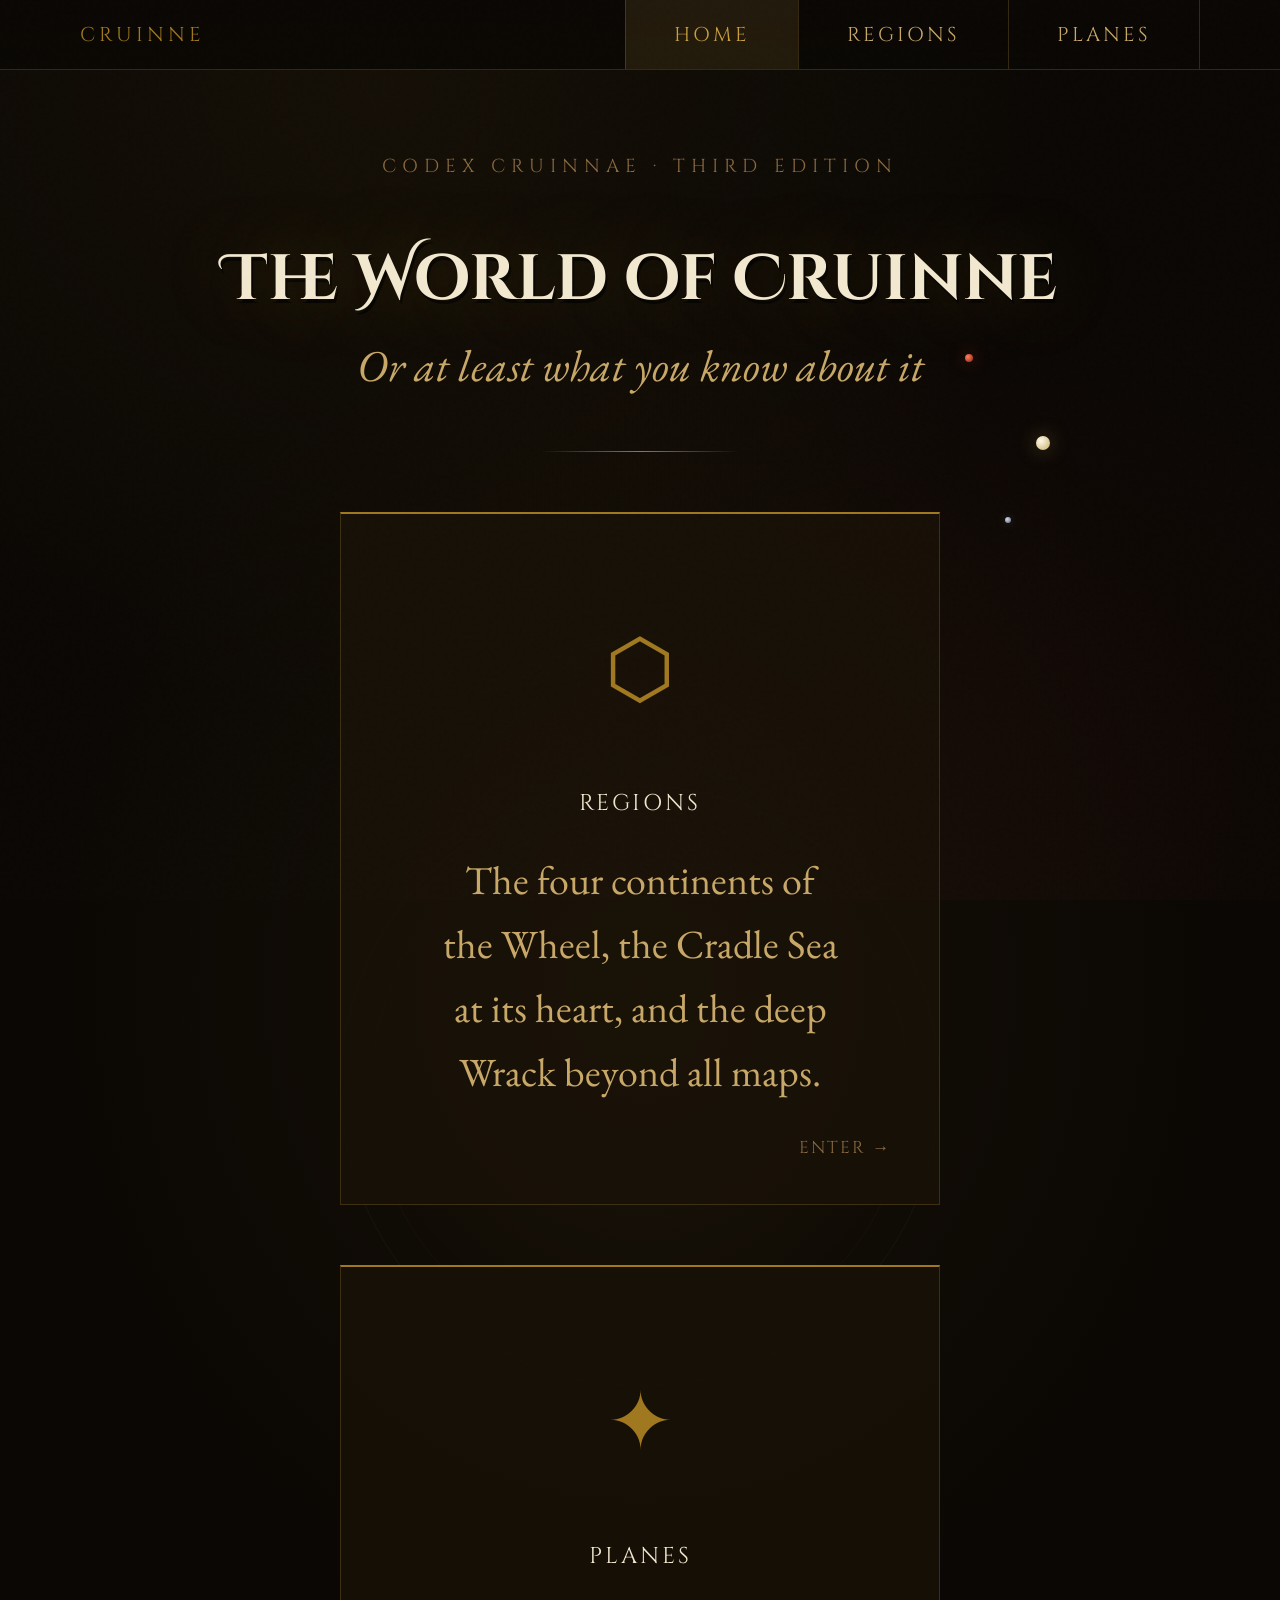
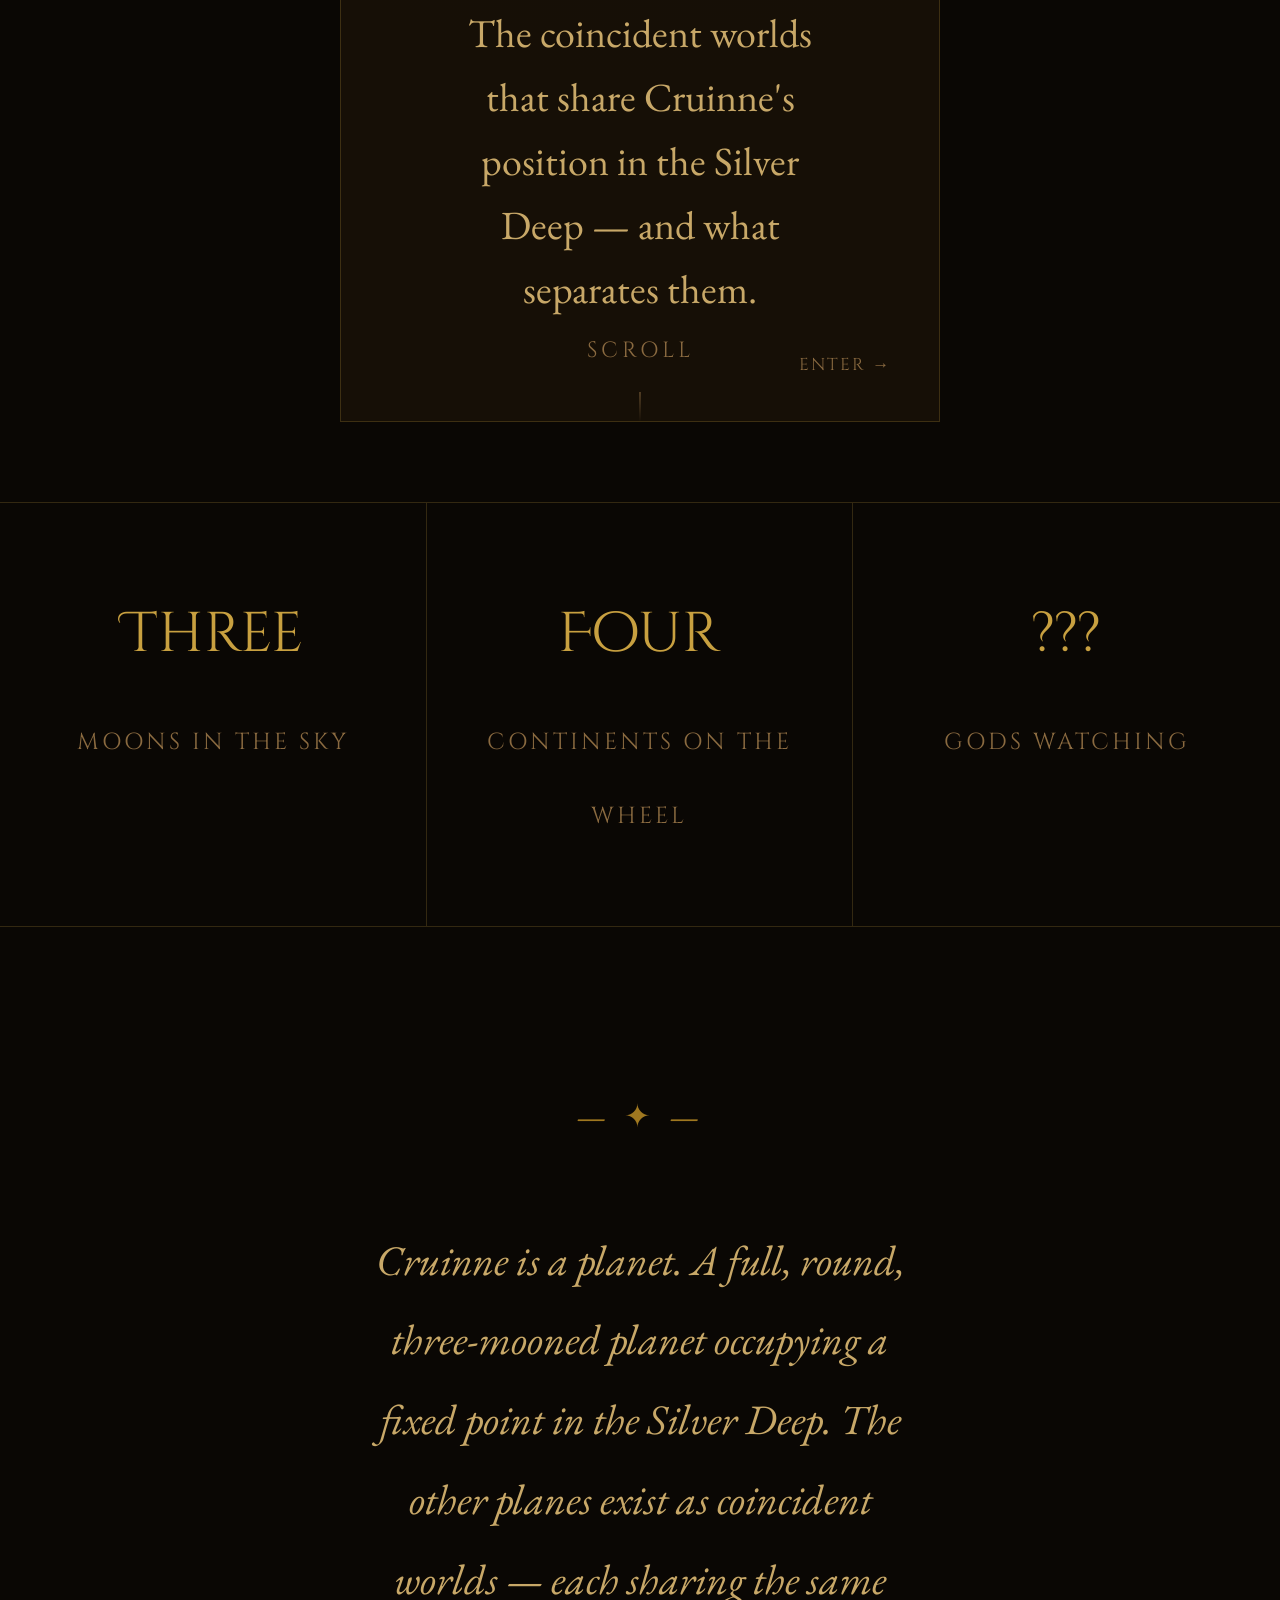
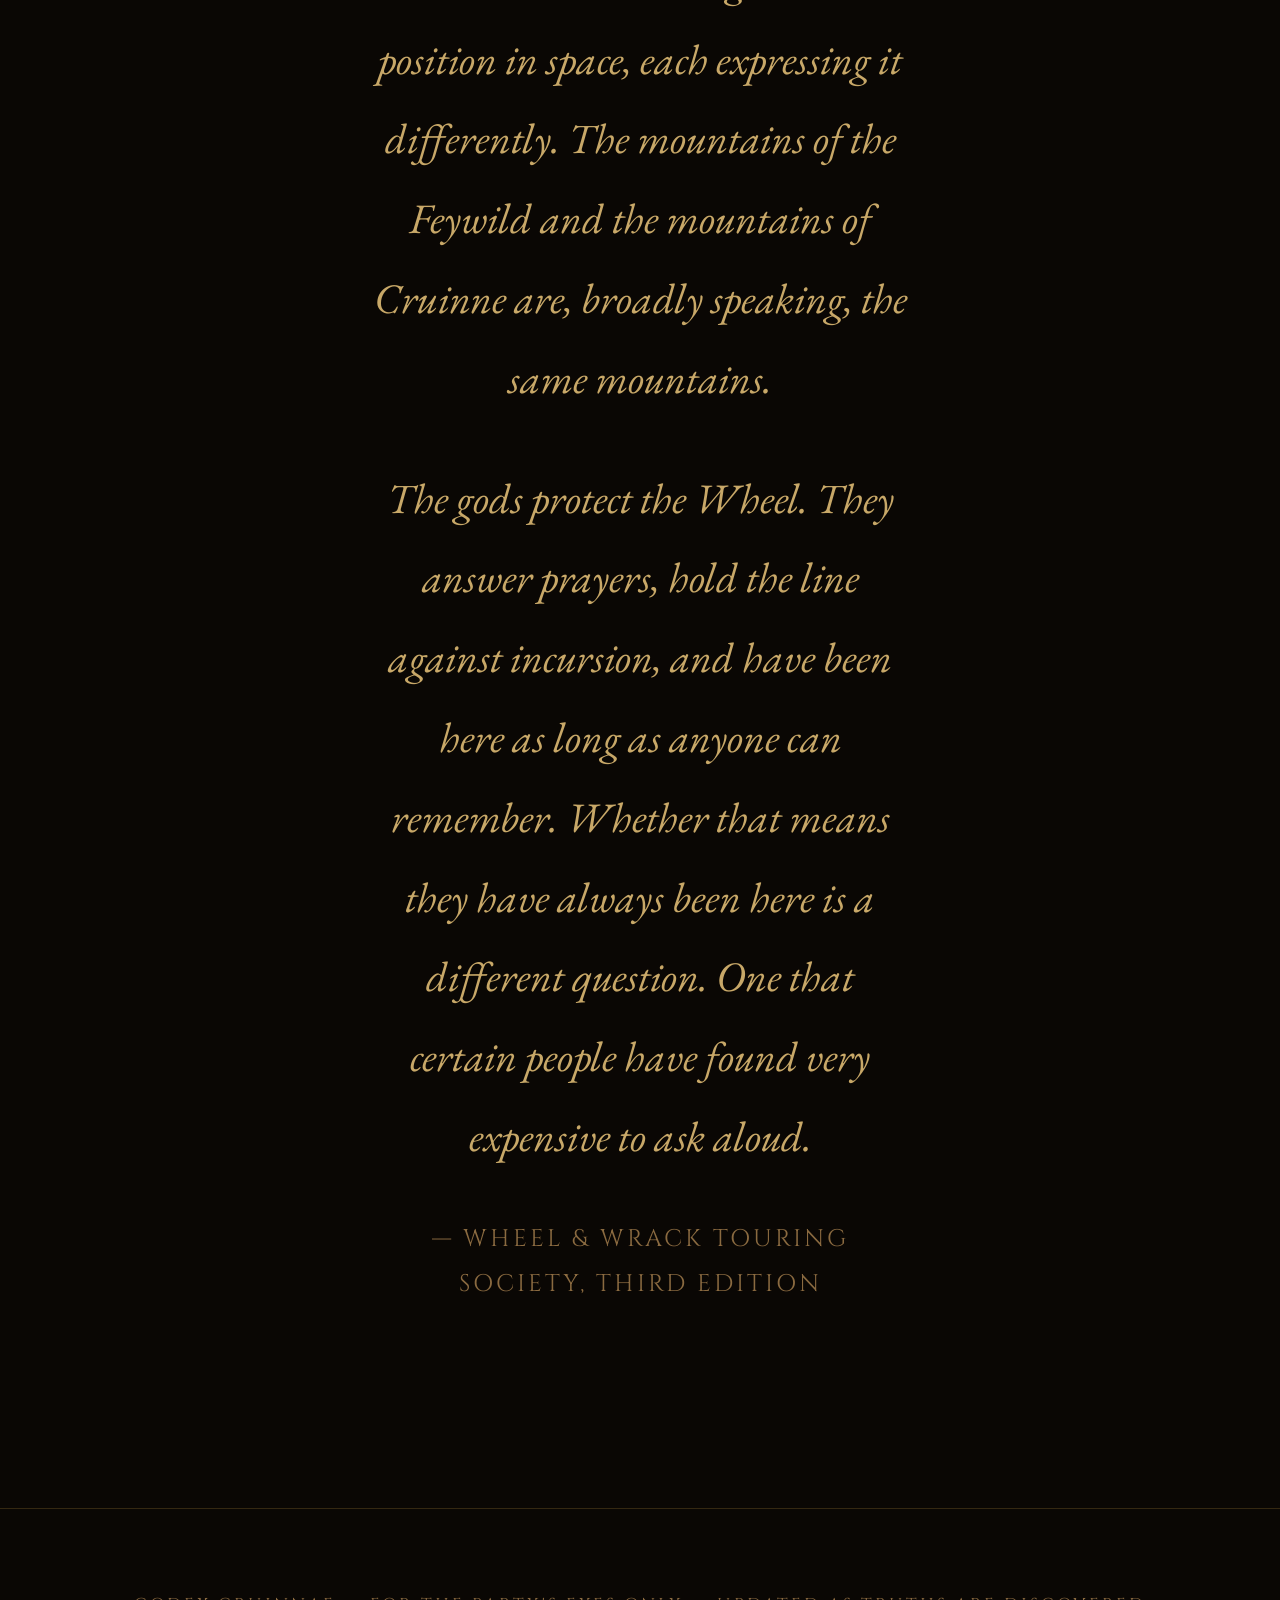
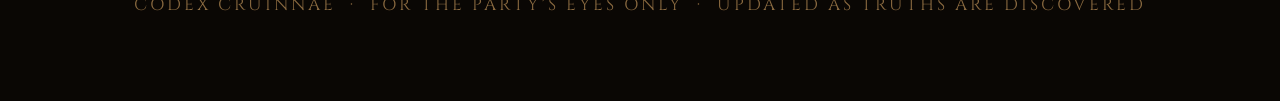
<file: index.html>
<!DOCTYPE html>
<html lang="en">
<head>
  <meta charset="UTF-8">
  <meta name="viewport" content="width=device-width, initial-scale=1.0">
  <title>The World of Cruinne</title>
  <link rel="stylesheet" href="style.css">
  <style>
    /* Landing-specific: three moons */
    .moons {
      position: absolute;
      top: 0; left: 0; right: 0; bottom: 0;
      pointer-events: none;
      overflow: hidden;
    }
    .moon {
      position: absolute;
      border-radius: 50%;
      opacity: 0;
      animation: moonRise 2s var(--ease-out) forwards;
    }
    .moon-maor {
      width: 14px; height: 14px;
      background: radial-gradient(circle at 35% 35%, #fff8e8, #c8b068);
      box-shadow: 0 0 20px rgba(200,180,100,0.4), 0 0 60px rgba(200,180,100,0.15);
      top: 18%; right: 18%;
      animation-delay: 1.6s;
    }
    .moon-crael {
      width: 8px; height: 8px;
      background: radial-gradient(circle at 35% 35%, #ff8060, #8b2010);
      box-shadow: 0 0 16px rgba(200,60,40,0.5), 0 0 40px rgba(200,60,40,0.15);
      top: 14%; right: 24%;
      animation-delay: 1.8s;
    }
    .moon-sioth {
      width: 6px; height: 6px;
      background: radial-gradient(circle at 35% 35%, #d0d8e8, #606878);
      box-shadow: 0 0 10px rgba(160,170,200,0.3);
      top: 22%; right: 21%;
      animation-delay: 2s;
    }
    @keyframes moonRise {
      from { opacity: 0; transform: translateY(10px); }
      to   { opacity: 1; transform: translateY(0); }
    }

    /* scroll hint */
    .scroll-hint {
      position: absolute;
      bottom: 2rem;
      left: 50%;
      transform: translateX(-50%);
      font-family: var(--font-heading);
      font-size: 0.55rem;
      letter-spacing: 4px;
      color: var(--text-faint);
      text-transform: uppercase;
      opacity: 0;
      animation: revealFade 1s ease 2.5s forwards;
      display: flex;
      flex-direction: column;
      align-items: center;
      gap: 0.5rem;
    }
    .scroll-hint::after {
      content: '';
      display: block;
      width: 1px;
      height: 30px;
      background: linear-gradient(to bottom, var(--text-faint), transparent);
      animation: scrollPulse 2s ease-in-out infinite;
    }
    @keyframes scrollPulse {
      0%, 100% { opacity: 0.3; transform: scaleY(1); }
      50% { opacity: 0.8; transform: scaleY(1.2); transform-origin: top; }
    }

    /* bottom lore section */
    .lore-excerpt {
      padding: 4rem 2rem;
      max-width: 700px;
      margin: 0 auto;
      text-align: center;
      opacity: 0;
      transform: translateY(16px);
      transition: opacity 0.8s ease, transform 0.8s var(--ease-out);
    }
    .lore-excerpt.visible {
      opacity: 1;
      transform: translateY(0);
    }
    .lore-excerpt p {
      color: var(--text-secondary);
      font-style: italic;
      font-size: 1.05rem;
      line-height: 1.9;
      margin-bottom: 1rem;
    }
    .lore-excerpt .source {
      font-family: var(--font-heading);
      font-size: 0.6rem;
      letter-spacing: 3px;
      color: var(--text-faint);
      text-transform: uppercase;
      font-style: normal;
    }

    /* three-column fact strip */
    .fact-strip {
      border-top: 1px solid var(--border);
      border-bottom: 1px solid var(--border);
      display: grid;
      grid-template-columns: repeat(3, 1fr);
      margin: 0;
      opacity: 0;
      transform: translateY(12px);
      transition: opacity 0.6s ease, transform 0.6s var(--ease-out);
    }
    .fact-strip.visible { opacity: 1; transform: translateY(0); }
    .fact {
      padding: 2rem 1.5rem;
      text-align: center;
      border-right: 1px solid var(--border);
    }
    .fact:last-child { border-right: none; }
    .fact-value {
      font-family: var(--font-display);
      font-size: 1.4rem;
      color: var(--gold);
      display: block;
      margin-bottom: 0.3rem;
    }
    .fact-label {
      font-family: var(--font-heading);
      font-size: 0.58rem;
      letter-spacing: 3px;
      color: var(--text-faint);
      text-transform: uppercase;
    }
    @media (max-width: 600px) {
      .fact-strip { grid-template-columns: 1fr; }
      .fact { border-right: none; border-bottom: 1px solid var(--border); }
      .fact:last-child { border-bottom: none; }
    }
  </style>
</head>
<body>

<!-- NAVIGATION -->
<nav>
  <a class="nav-brand" href="index.html">Cruinne</a>
  <ul class="nav-links">
    <li><a href="index.html" class="active">Home</a></li>
    <li><a href="regions.html">Regions</a></li>
    <li><a href="planes.html">Planes</a></li>
  </ul>
</nav>

<!-- HERO -->
<div class="page">
  <section class="hero">
    <div class="hero-ring"></div>
    <div class="moons">
      <div class="moon moon-maor" title="Maor — the Lantern"></div>
      <div class="moon moon-crael" title="Crael — the Ember"></div>
      <div class="moon moon-sioth" title="Síoth — the Ghost Moon"></div>
    </div>

    <div class="hero-eyebrow">Codex Cruinnae · Third Edition</div>

    <h1 class="hero-title">The World of Cruinne</h1>

    <p class="hero-subtitle">Or at least what you know about it</p>

    <div class="hero-rule"></div>

    <div class="lore-cards">
      <a href="regions.html" class="lore-card">
        <span class="lore-card-glyph">⬡</span>
        <span class="lore-card-title">Regions</span>
        <p class="lore-card-desc">The four continents of the Wheel, the Cradle Sea at its heart, and the deep Wrack beyond all maps.</p>
        <span class="lore-card-arrow">Enter →</span>
      </a>
      <a href="planes.html" class="lore-card">
        <span class="lore-card-glyph">✦</span>
        <span class="lore-card-title">Planes</span>
        <p class="lore-card-desc">The coincident worlds that share Cruinne's position in the Silver Deep — and what separates them.</p>
        <span class="lore-card-arrow">Enter →</span>
      </a>
    </div>

    <div class="scroll-hint">Scroll</div>
  </section>

  <!-- FACT STRIP -->
  <div class="fact-strip" id="factStrip">
    <div class="fact">
      <span class="fact-value">Three</span>
      <span class="fact-label">Moons in the sky</span>
    </div>
    <div class="fact">
      <span class="fact-value">Four</span>
      <span class="fact-label">Continents on the Wheel</span>
    </div>
    <div class="fact">
      <span class="fact-value">???</span>
      <span class="fact-label">Gods watching</span>
    </div>
  </div>

  <!-- LORE EXCERPT -->
  <div class="lore-excerpt" id="loreExcerpt">
    <div class="ornament">— ✦ —</div>
    <br>
    <p>
      Cruinne is a planet. A full, round, three-mooned planet occupying a fixed point in the Silver Deep.
      The other planes exist as coincident worlds — each sharing the same position in space, each expressing
      it differently. The mountains of the Feywild and the mountains of Cruinne are, broadly speaking,
      the same mountains.
    </p>
    <p>
      The gods protect the Wheel. They answer prayers, hold the line against incursion, and have been
      here as long as anyone can remember. Whether that means they have always been here is a different
      question. One that certain people have found very expensive to ask aloud.
    </p>
    <p class="source">— Wheel &amp; Wrack Touring Society, Third Edition</p>
  </div>

  <footer>
    Codex Cruinnae &nbsp;·&nbsp; For the party's eyes only &nbsp;·&nbsp; Updated as truths are discovered
  </footer>
</div>

<script>
  // Scroll-triggered reveals
  const observer = new IntersectionObserver((entries) => {
    entries.forEach(e => {
      if (e.isIntersecting) {
        e.target.classList.add('visible');
        observer.unobserve(e.target);
      }
    });
  }, { threshold: 0.15 });

  document.querySelectorAll('#factStrip, #loreExcerpt').forEach(el => observer.observe(el));
</script>

</body>
</html>
</file>
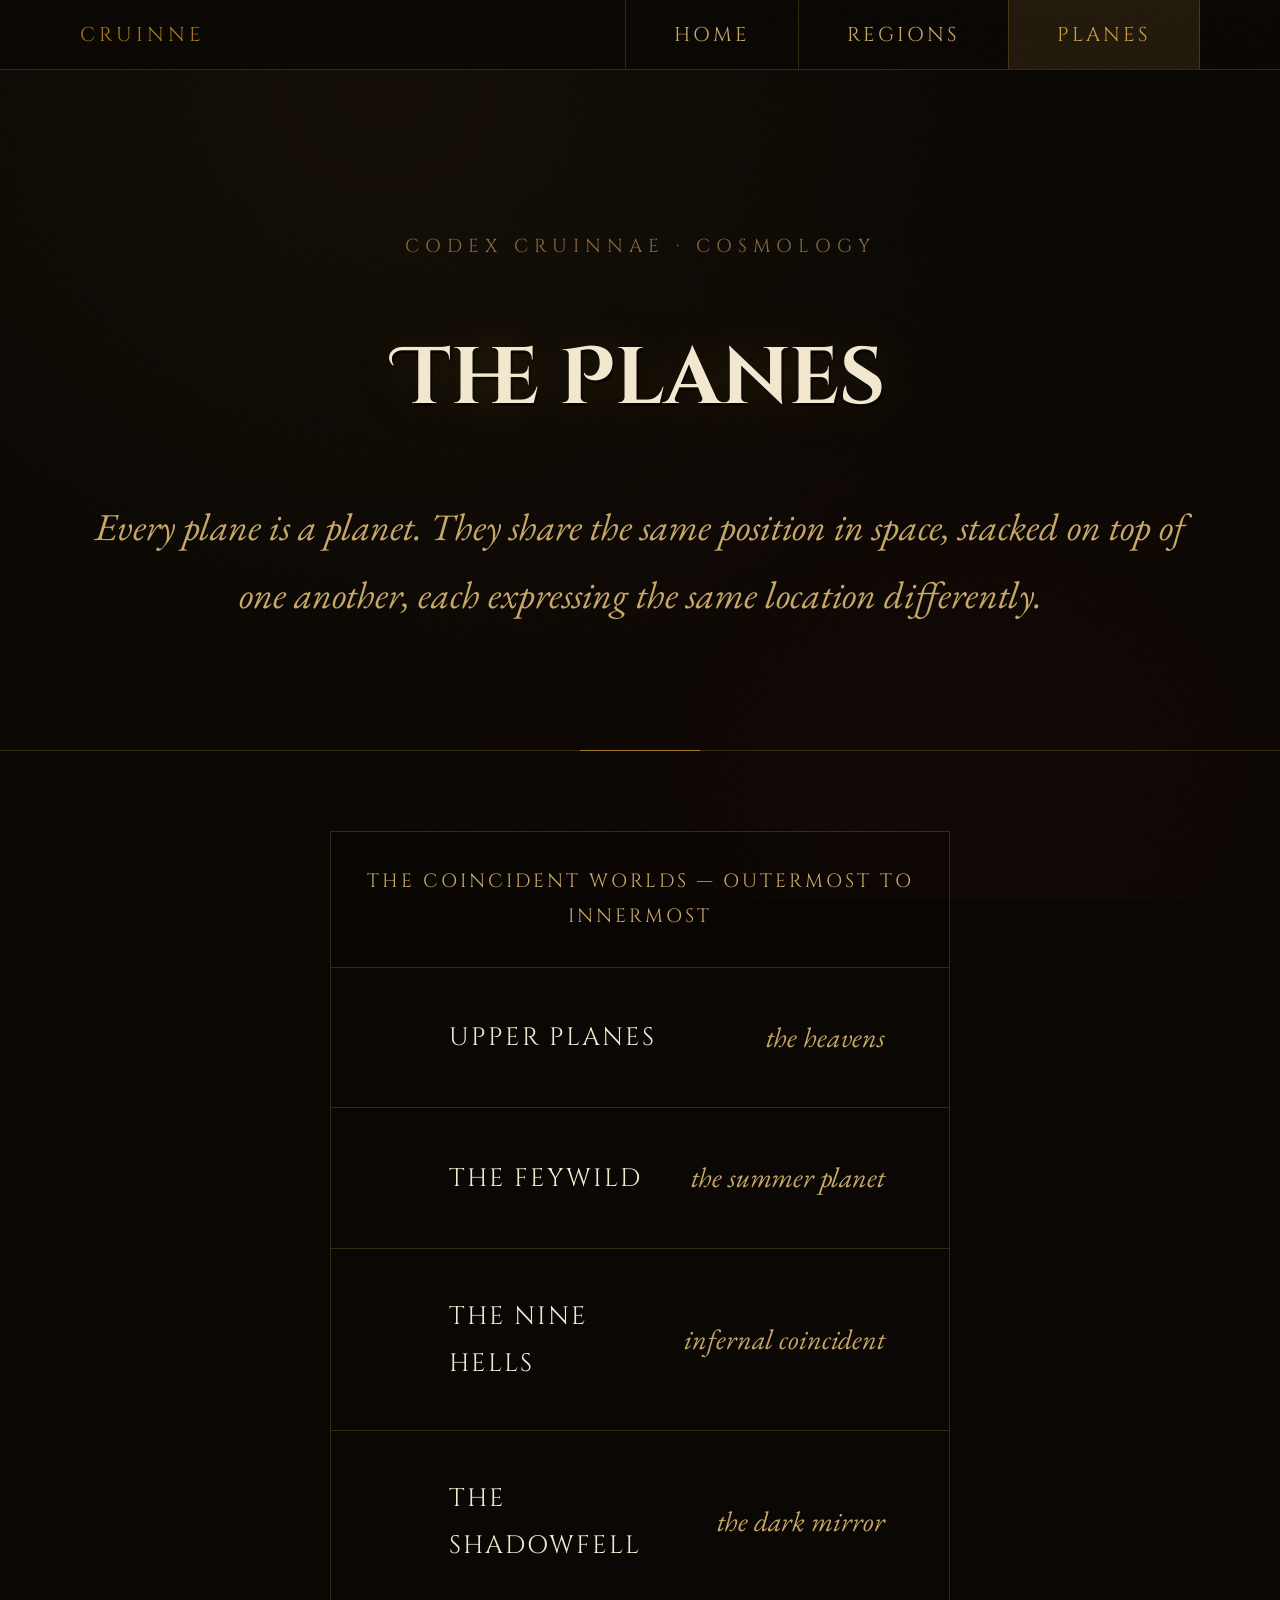
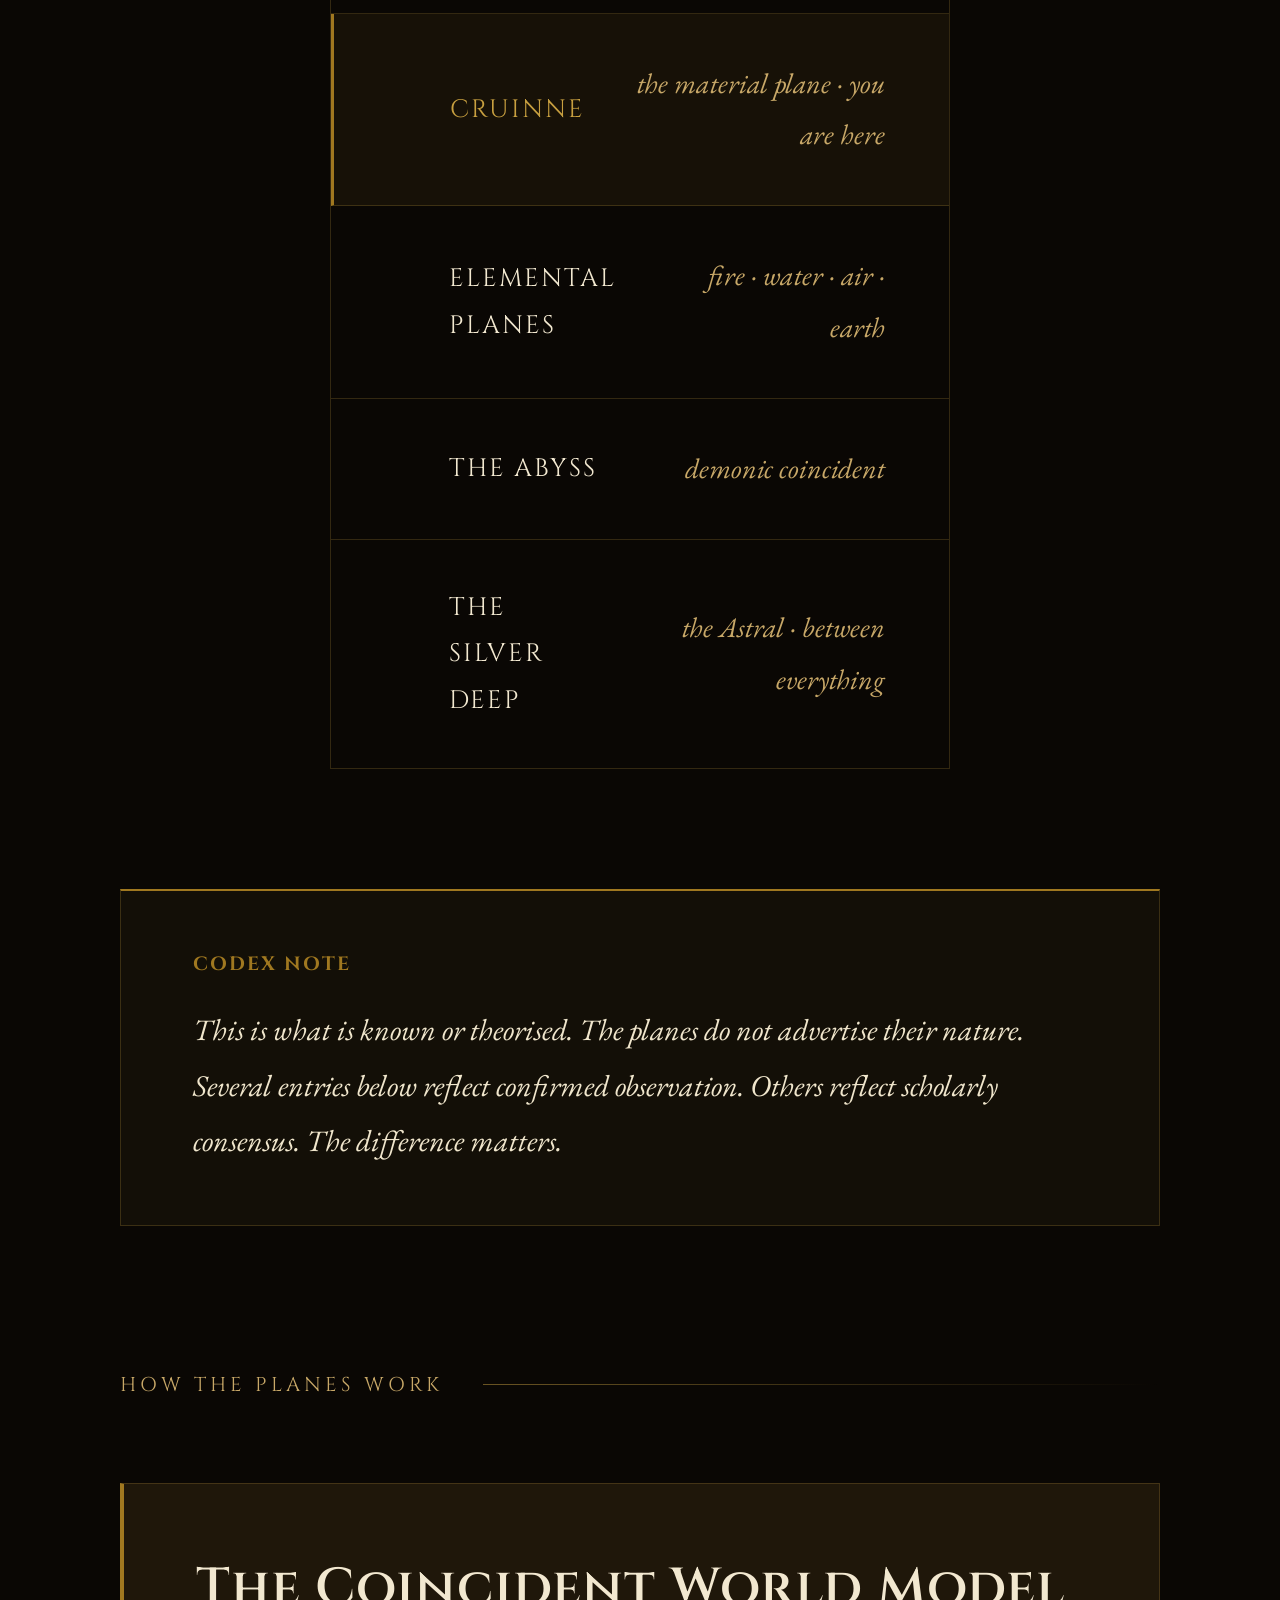
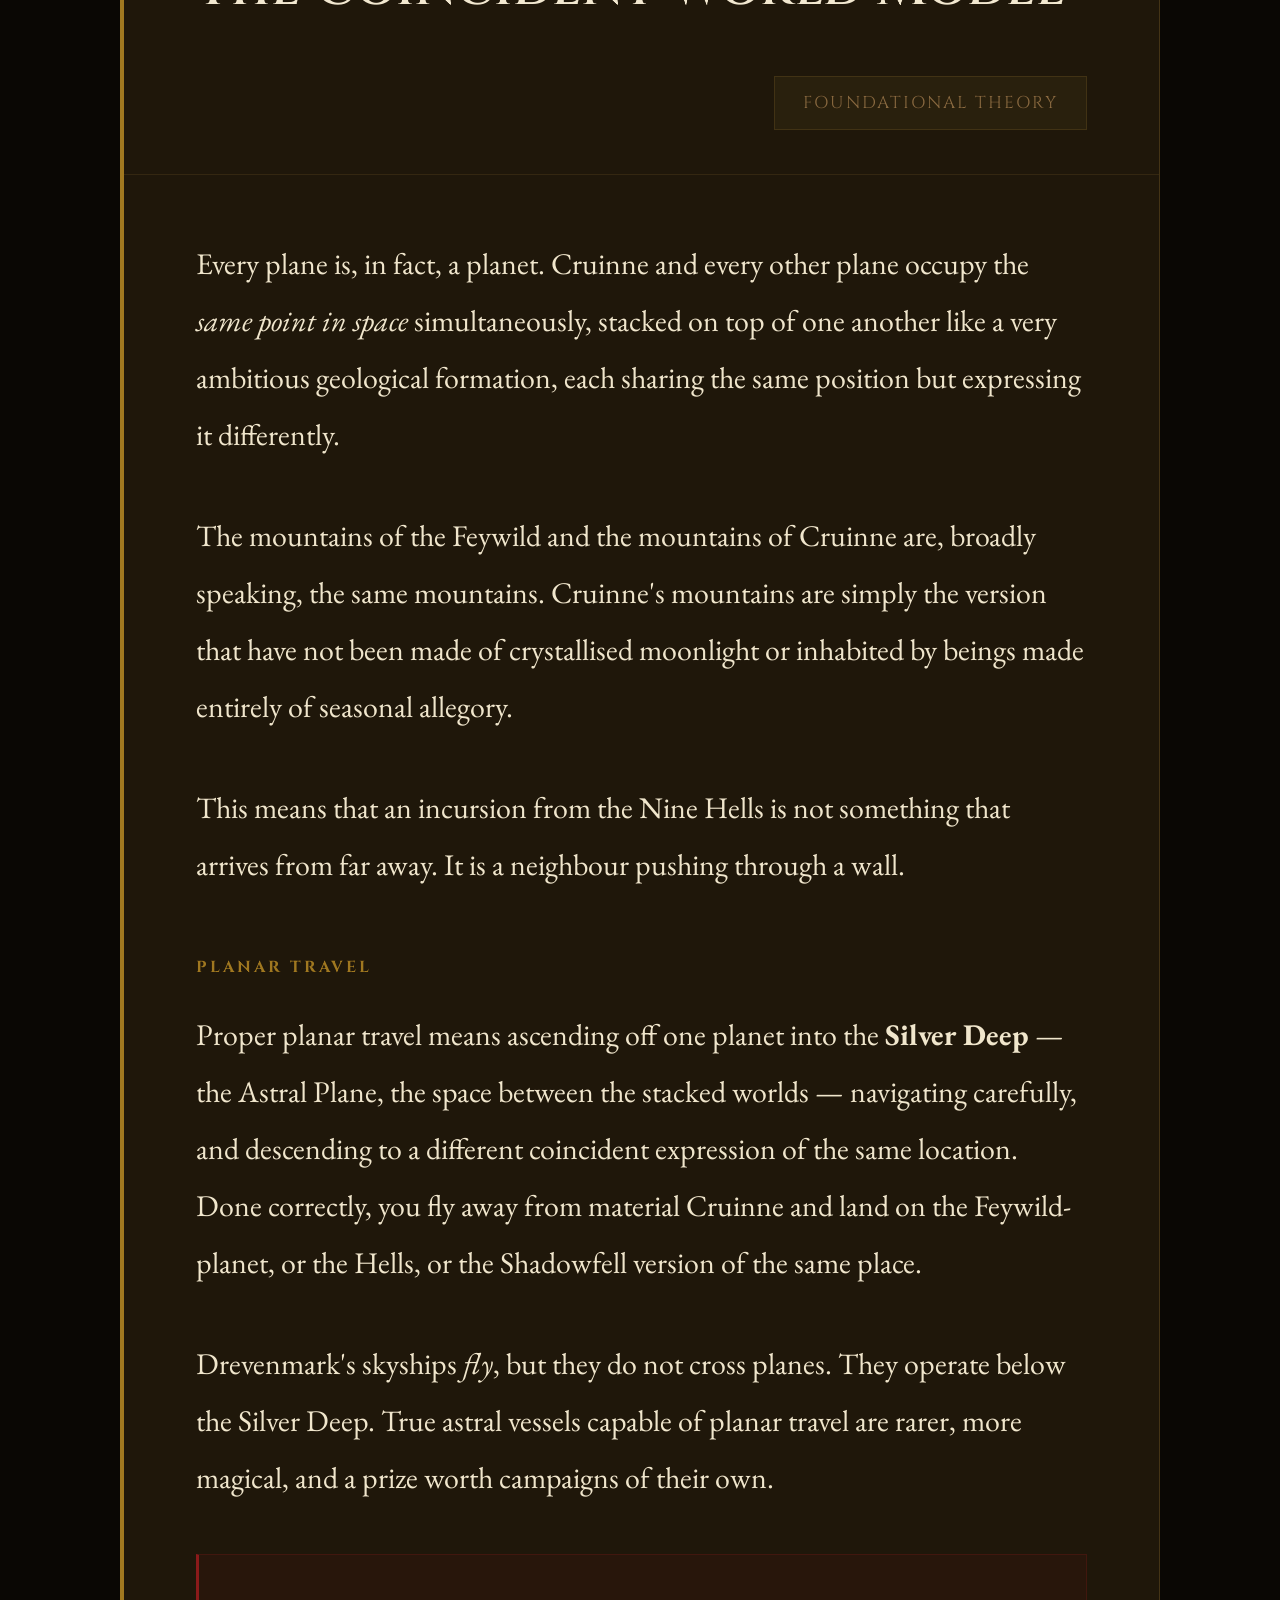
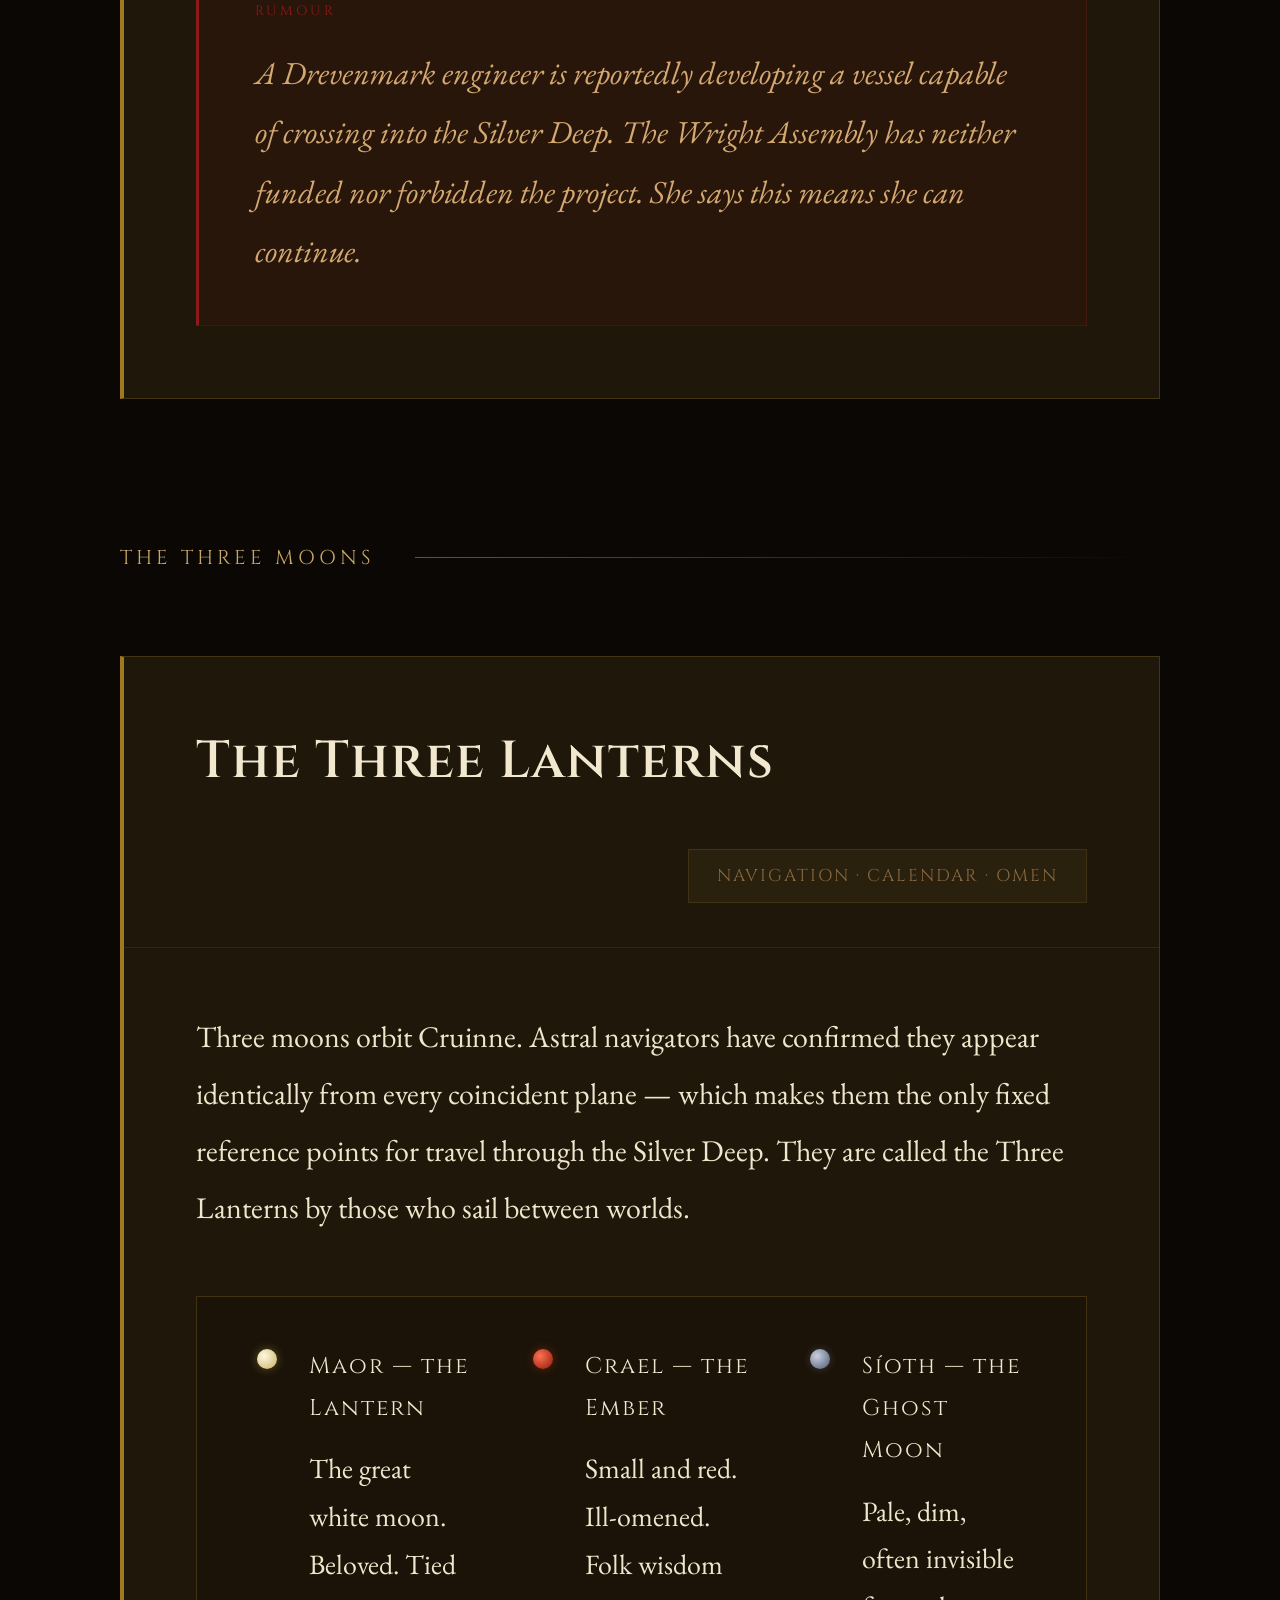
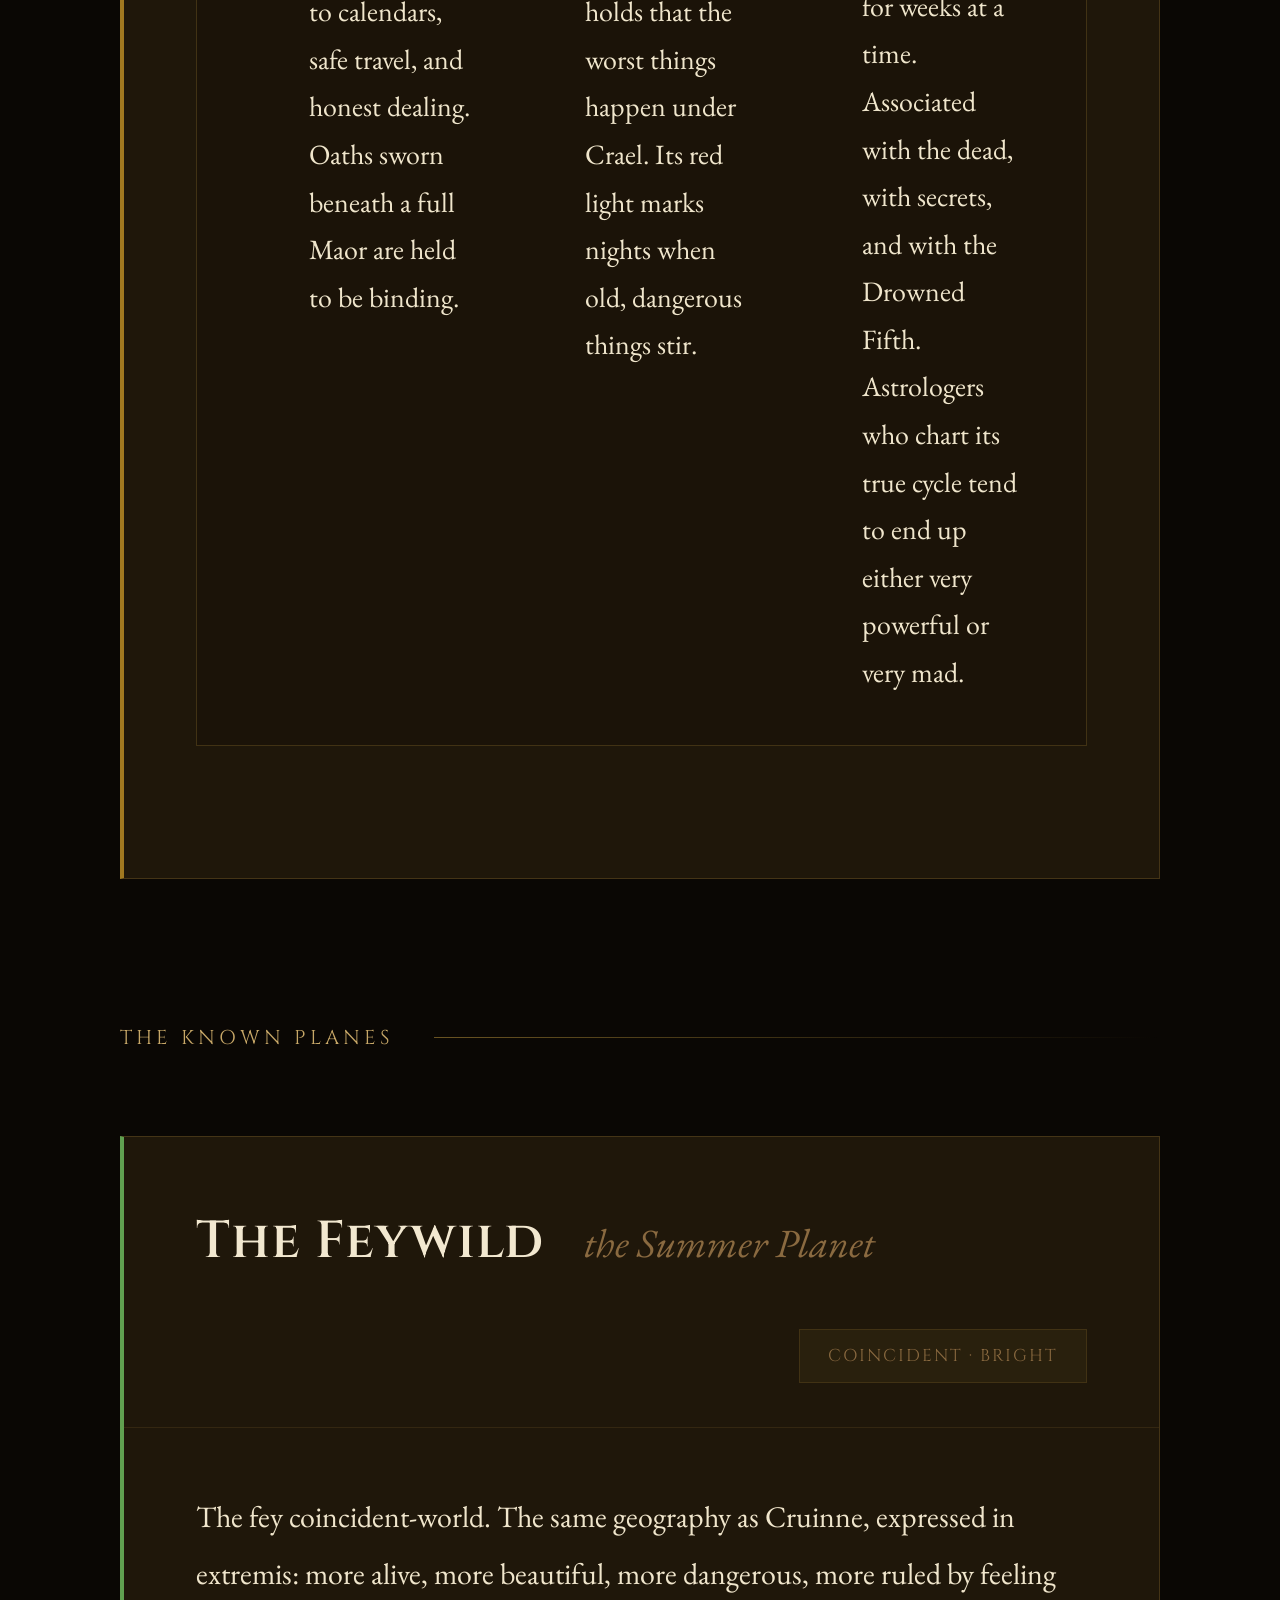
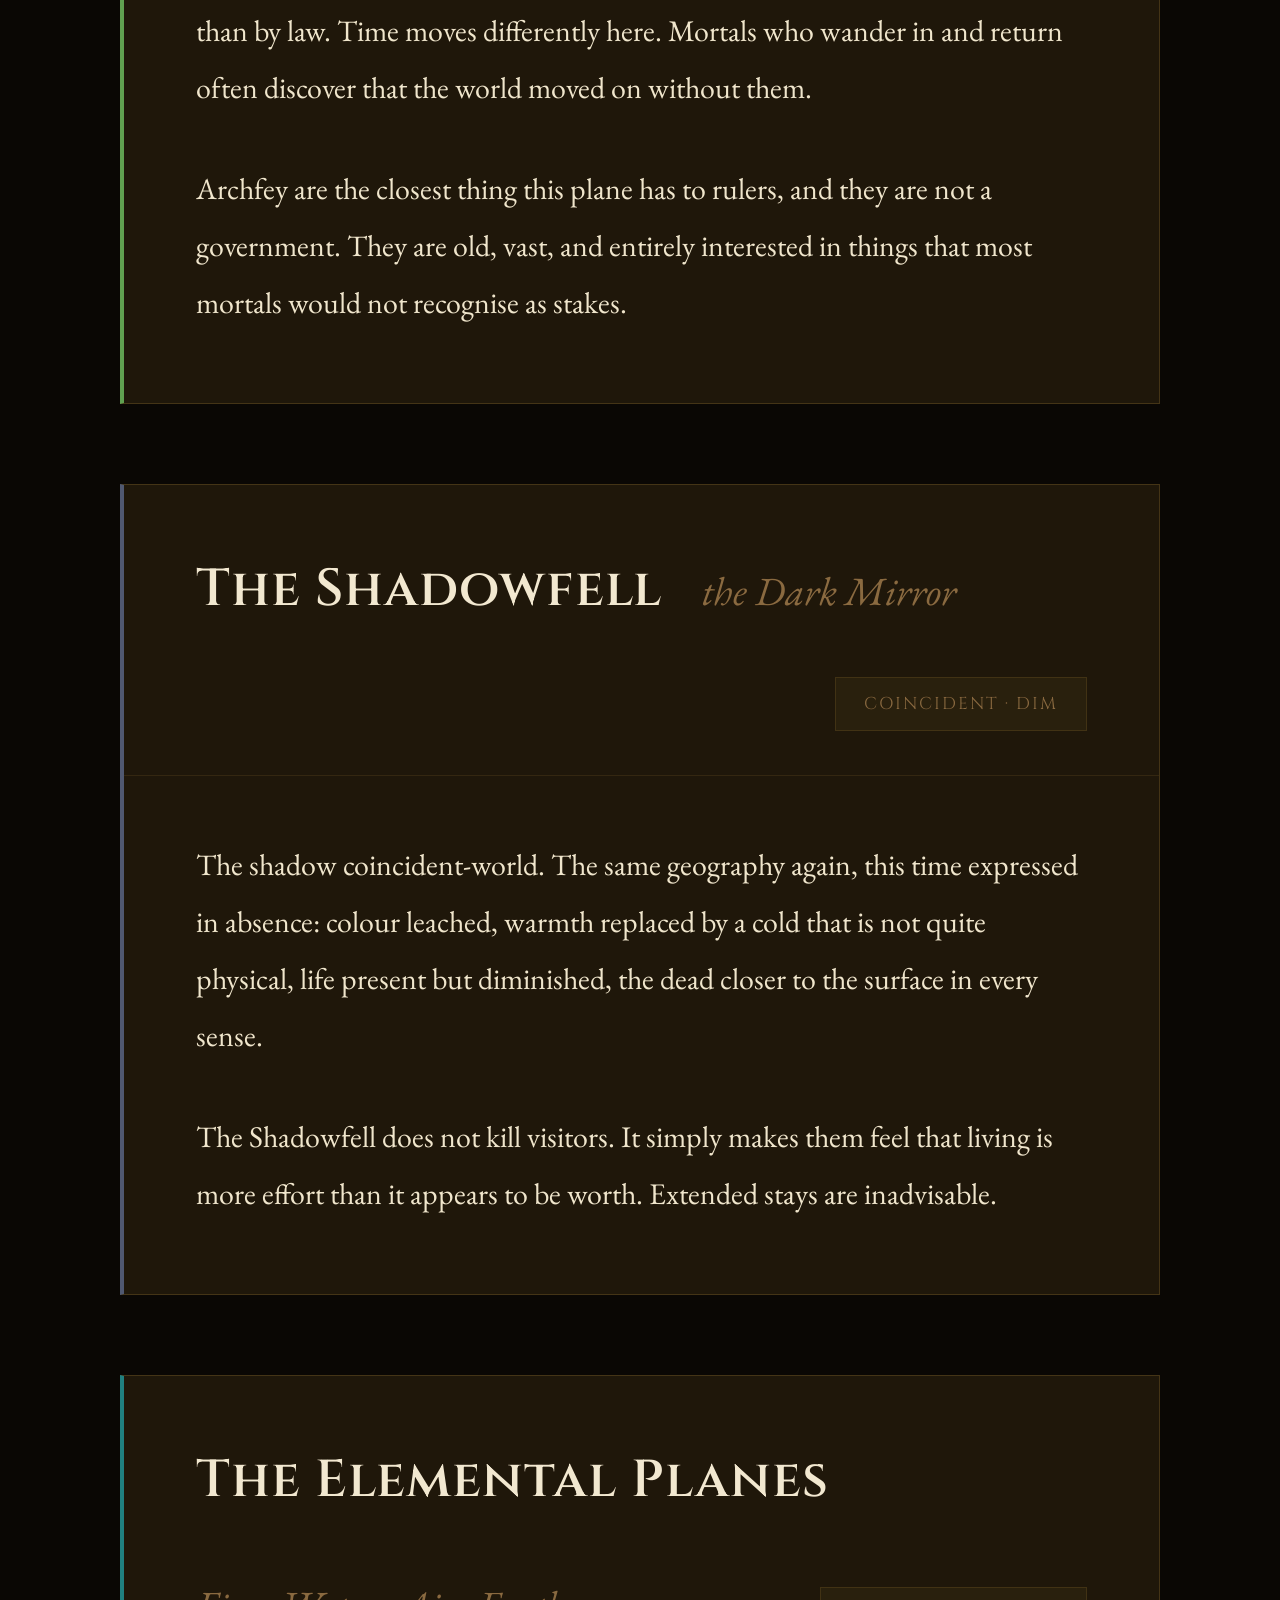
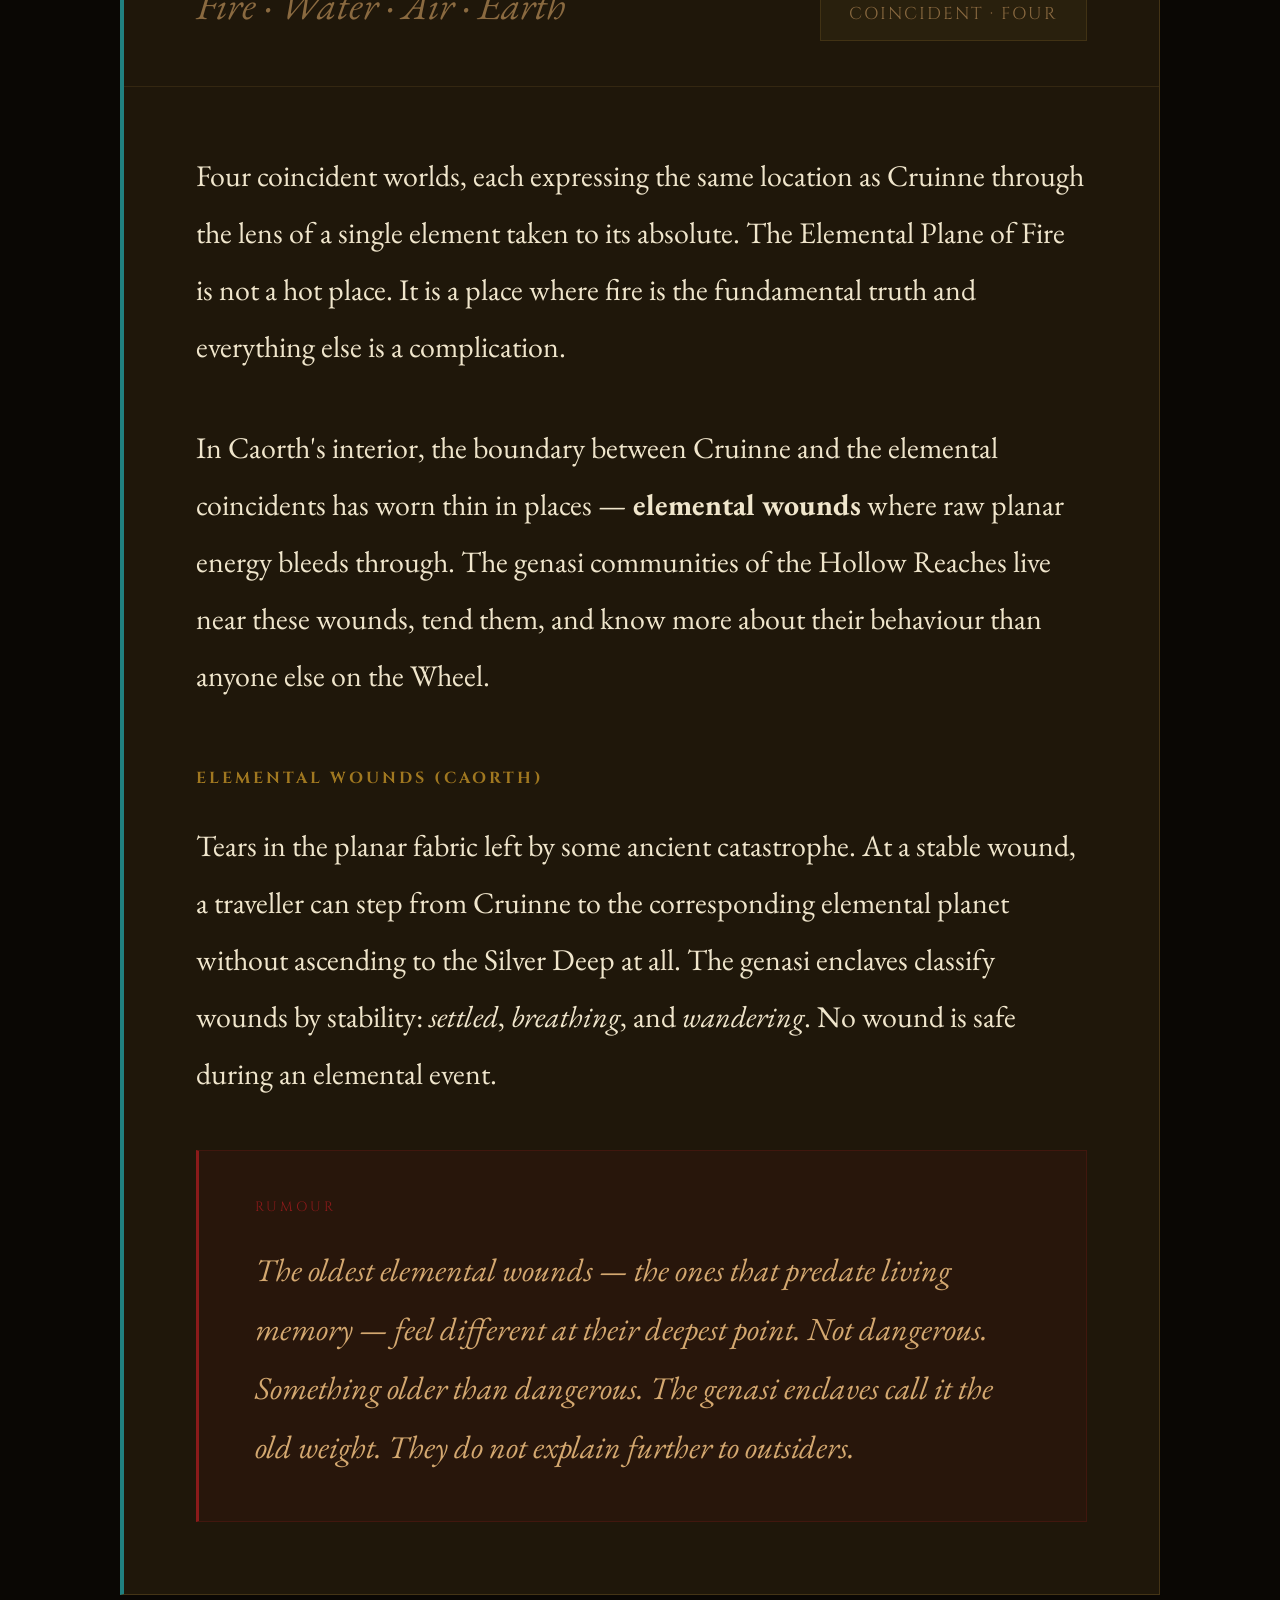
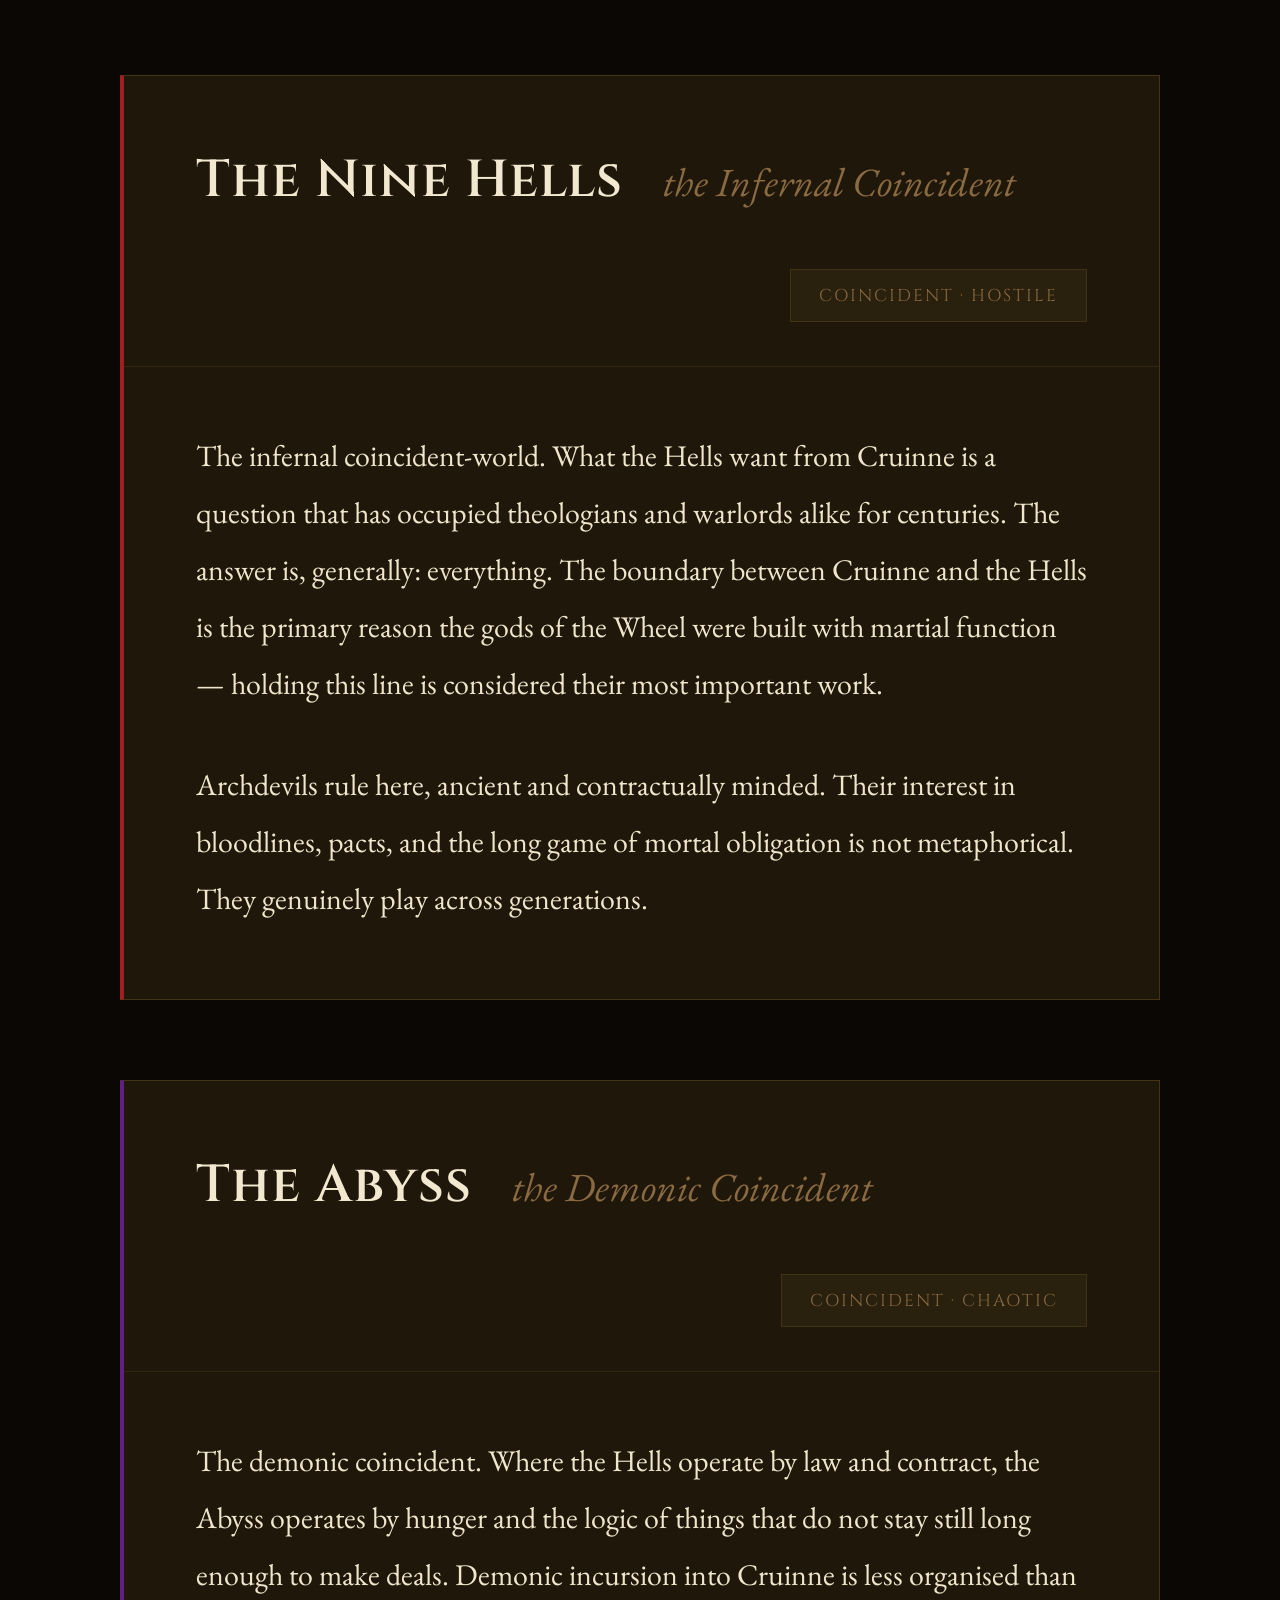
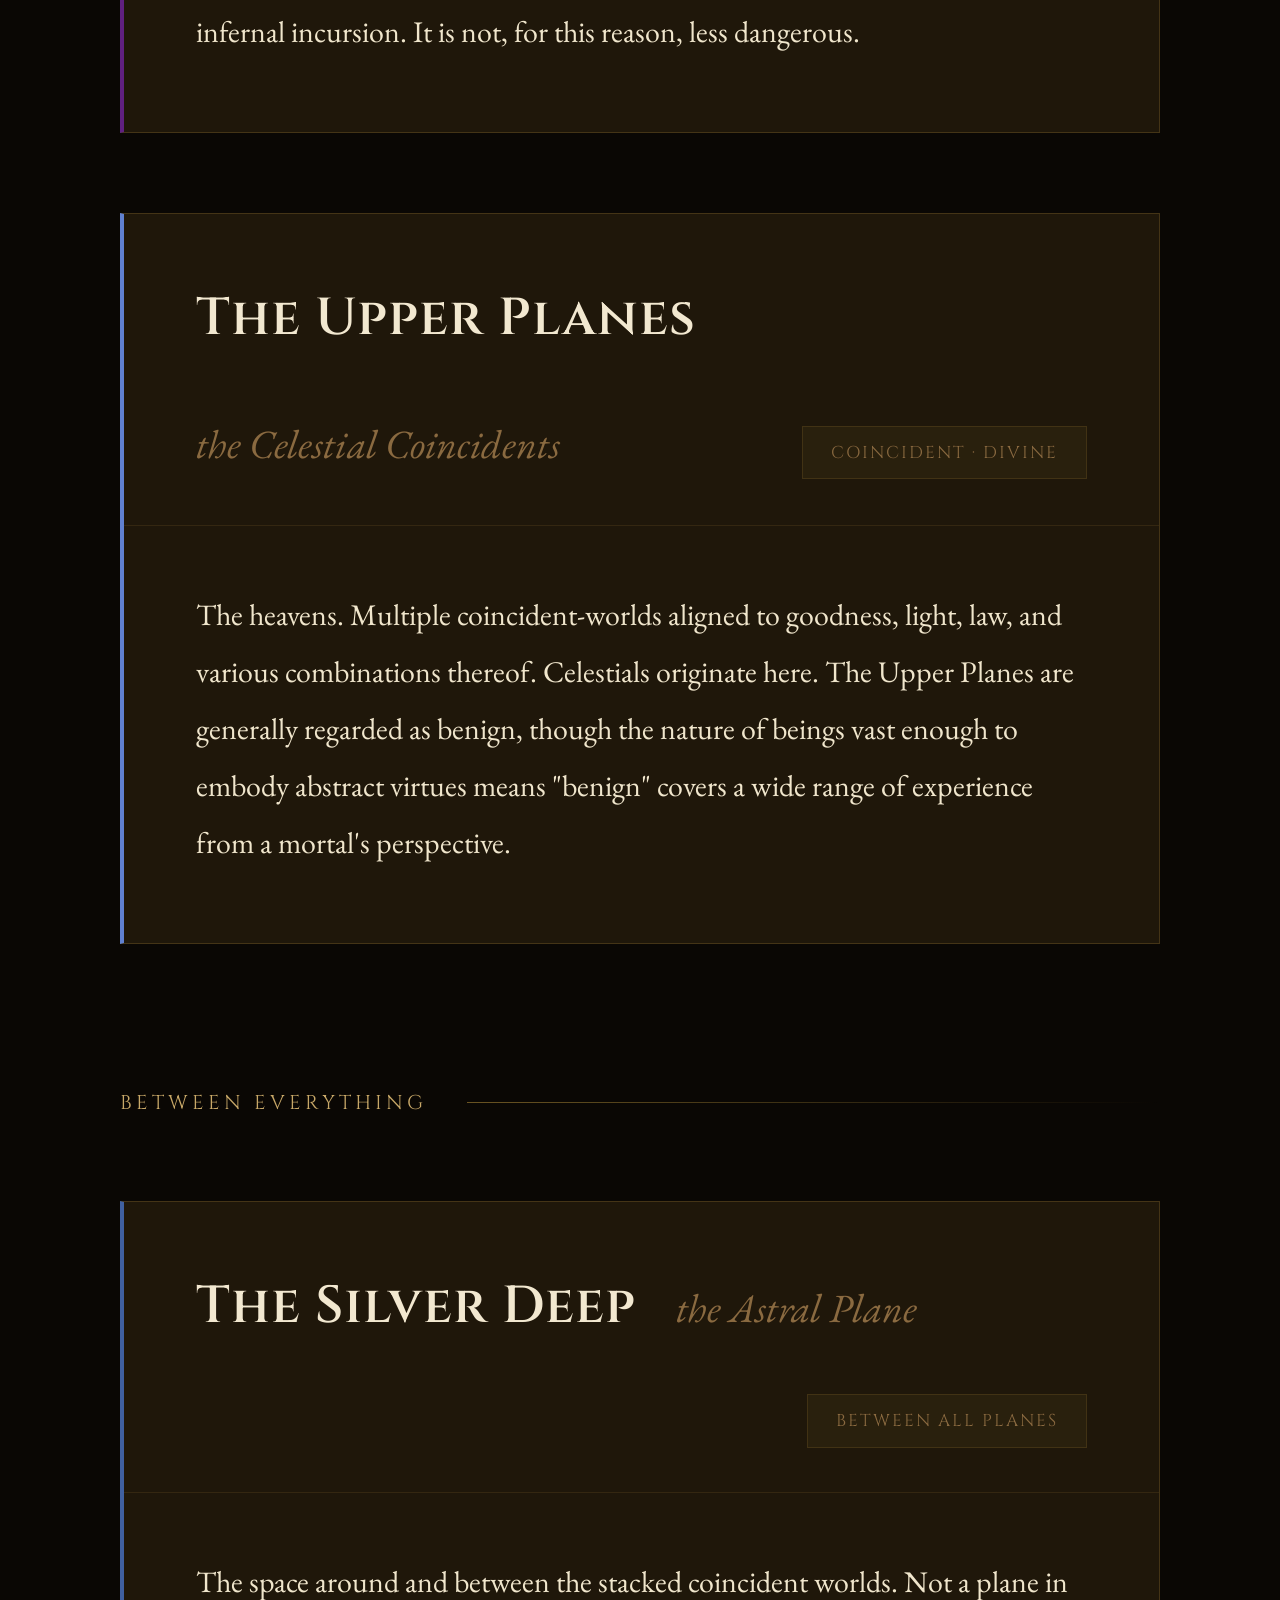
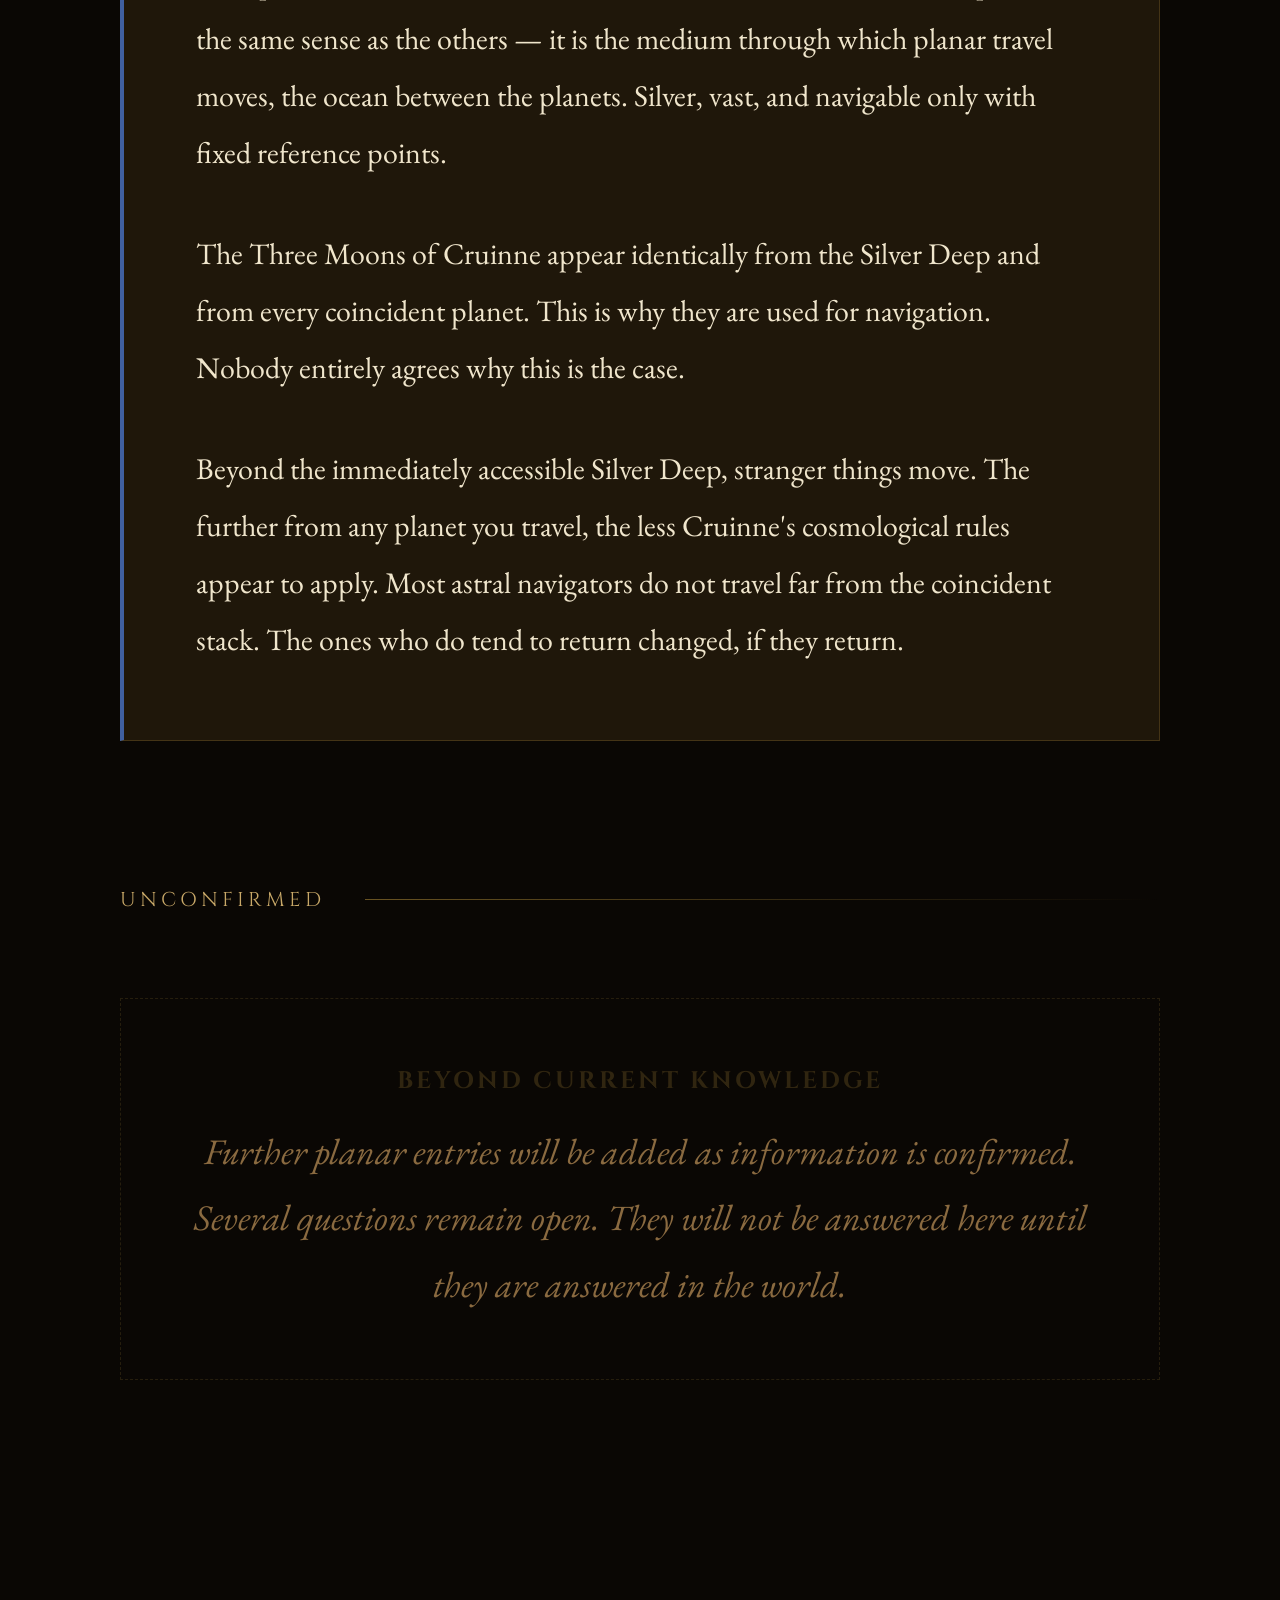
<file: planes.html>
<!DOCTYPE html>
<html lang="en">
<head>
  <meta charset="UTF-8">
  <meta name="viewport" content="width=device-width, initial-scale=1.0">
  <title>Planes — Cruinne</title>
  <link rel="stylesheet" href="style.css">
  <style>
    /* stacked planes overview — CSS list replacing SVG */
    .planes-stack {
      max-width: 620px;
      margin: 2rem auto 0;
      border: 1px solid var(--border);
      border-bottom: none;
      opacity: 0;
      animation: revealFade 0.8s ease 0.6s forwards;
    }

    .stack-row {
      display: flex;
      align-items: center;
      gap: 1rem;
      padding: 1.1rem 1.6rem;
      border-bottom: 1px solid var(--border);
      transition: background 0.2s;
    }
    .stack-row:hover { background: rgba(200,160,64,0.04); }
    .stack-row.stack-highlight {
      background: rgba(200,160,64,0.07);
      border-left: 3px solid var(--gold-dim);
      padding-left: calc(1.6rem - 2px);
    }

    .stack-dot {
      width: 14px; height: 14px;
      border-radius: 50%;
      flex-shrink: 0;
    }
    .stack-name {
      font-family: var(--font-heading);
      font-size: 0.63rem;
      letter-spacing: 2px;
      text-transform: uppercase;
      color: var(--parchment);
      flex: 1;
    }
    .stack-highlight .stack-name { color: var(--gold); }
    .stack-sub {
      font-family: var(--font-body);
      font-style: italic;
      font-size: 0.7rem;
      color: var(--text-secondary);
      text-align: right;
    }
    .stack-label {
      font-family: var(--font-heading);
      font-size: 0.48rem;
      letter-spacing: 3px;
      color: var(--text-secondary);
      text-transform: uppercase;
      text-align: center;
      padding: 0.8rem;
      border-bottom: 1px solid var(--border);
      background: rgba(0,0,0,0.2);
    }

    /* three moons note */
    .moons-note {
      display: flex;
      gap: 1.5rem;
      flex-wrap: wrap;
      margin: 1.5rem 0;
      padding: 1.2rem 1.5rem;
      background: rgba(26,18,8,0.6);
      border: 1px solid var(--border);
    }
    .moon-item {
      display: flex;
      align-items: flex-start;
      gap: 0.8rem;
      flex: 1;
      min-width: 180px;
    }
    .moon-orb {
      width: 20px; height: 20px;
      border-radius: 50%;
      flex-shrink: 0;
      margin-top: 0.1rem;
    }
    .moon-maor  { background: radial-gradient(circle at 35% 35%, #fff8e0, #c8b060); box-shadow: 0 0 10px rgba(200,180,80,0.4); }
    .moon-crael { background: radial-gradient(circle at 35% 35%, #ff7050, #8b1a08); box-shadow: 0 0 10px rgba(200,60,30,0.4); }
    .moon-sioth { background: radial-gradient(circle at 35% 35%, #c8d0e0, #505870); box-shadow: 0 0 8px rgba(140,150,180,0.3); }
    .moon-name  { font-family: var(--font-heading); font-size: 0.57rem; letter-spacing: 2px; color: var(--parchment); margin-bottom: 0.4rem; }
    .moon-desc  { font-size: 0.7rem; color: var(--text-primary); line-height: 1.7; }

    /* plane entries: different accent colours */
    .entry.upper    { border-left-color: #6080d0; }
    .entry.material { border-left-color: var(--gold-dim); }
    .entry.feywild  { border-left-color: #60a050; }
    .entry.shadow   { border-left-color: #505870; }
    .entry.hells    { border-left-color: #a02020; }
    .entry.abyss    { border-left-color: #602080; }
    .entry.elemental{ border-left-color: #208080; }
    .entry.astral   { border-left-color: #4060a0; }

    .entry.upper:hover    { border-left-color: #8090e0; }
    .entry.material:hover { border-left-color: var(--gold); }
    .entry.feywild:hover  { border-left-color: #80d060; }
    .entry.shadow:hover   { border-left-color: #8090c0; }
    .entry.hells:hover    { border-left-color: #e04040; }
    .entry.abyss:hover    { border-left-color: #9040d0; }
    .entry.elemental:hover{ border-left-color: #30c0c0; }
    .entry.astral:hover   { border-left-color: #6090e0; }

    .unknown-block {
      border: 1px dashed rgba(200,160,64,0.15);
      padding: 1.5rem;
      text-align: center;
      color: var(--text-faint);
      font-style: italic;
      font-size: 0.9rem;
      margin-bottom: 1.5rem;
    }
    .unknown-block strong {
      display: block;
      font-family: var(--font-heading);
      font-style: normal;
      font-size: 0.6rem;
      letter-spacing: 3px;
      color: rgba(200,160,64,0.2);
      text-transform: uppercase;
      margin-bottom: 0.4rem;
    }
  </style>
</head>
<body>

<!-- NAVIGATION -->
<nav>
  <a class="nav-brand" href="index.html">Cruinne</a>
  <ul class="nav-links">
    <li><a href="index.html">Home</a></li>
    <li><a href="regions.html">Regions</a></li>
    <li><a href="planes.html" class="active">Planes</a></li>
  </ul>
</nav>

<div class="page">

  <!-- PAGE HERO -->
  <div class="page-hero">
    <div class="page-label">Codex Cruinnae · Cosmology</div>
    <h1 class="page-title">The Planes</h1>
    <p class="page-intro">Every plane is a planet. They share the same position in space, stacked on top of one another, each expressing the same location differently.</p>
  </div>

  <!-- PLANES STACK -->
  <div class="planes-stack">
    <div class="stack-label">The Coincident Worlds — outermost to innermost</div>
    <div class="stack-row">
      <span class="stack-dot sd-upper"></span>
      <span class="stack-name">Upper Planes</span>
      <span class="stack-sub">the heavens</span>
    </div>
    <div class="stack-row">
      <span class="stack-dot sd-feywild"></span>
      <span class="stack-name">The Feywild</span>
      <span class="stack-sub">the summer planet</span>
    </div>
    <div class="stack-row">
      <span class="stack-dot sd-hells"></span>
      <span class="stack-name">The Nine Hells</span>
      <span class="stack-sub">infernal coincident</span>
    </div>
    <div class="stack-row">
      <span class="stack-dot sd-shadow"></span>
      <span class="stack-name">The Shadowfell</span>
      <span class="stack-sub">the dark mirror</span>
    </div>
    <div class="stack-row stack-highlight">
      <span class="stack-dot sd-material"></span>
      <span class="stack-name">Cruinne</span>
      <span class="stack-sub">the material plane · you are here</span>
    </div>
    <div class="stack-row">
      <span class="stack-dot sd-elemental"></span>
      <span class="stack-name">Elemental Planes</span>
      <span class="stack-sub">fire · water · air · earth</span>
    </div>
    <div class="stack-row">
      <span class="stack-dot sd-abyss"></span>
      <span class="stack-name">The Abyss</span>
      <span class="stack-sub">demonic coincident</span>
    </div>
    <div class="stack-row">
      <span class="stack-dot sd-astral"></span>
      <span class="stack-name">The Silver Deep</span>
      <span class="stack-sub">the Astral · between everything</span>
    </div>
  </div>

  <!-- CONTENT -->
  <div class="content">

    <div class="codex-note">
      <strong>Codex Note</strong>
      This is what is known or theorised. The planes do not advertise their nature. Several entries below reflect confirmed observation. Others reflect scholarly consensus. The difference matters.
    </div>

    <!-- HOW IT WORKS -->
    <div class="section-divider" id="sd1">
      <span class="section-divider-label">How the Planes Work</span>
      <div class="section-divider-line"></div>
    </div>

    <div class="entry material" data-reveal>
      <div class="entry-header">
        <span class="entry-name">The Coincident World Model</span>
        <span class="entry-tag">Foundational Theory</span>
      </div>
      <div class="entry-body">
        <p>Every plane is, in fact, a planet. Cruinne and every other plane occupy the <em>same point in space</em> simultaneously, stacked on top of one another like a very ambitious geological formation, each sharing the same position but expressing it differently.</p>
        <p>The mountains of the Feywild and the mountains of Cruinne are, broadly speaking, the same mountains. Cruinne's mountains are simply the version that have not been made of crystallised moonlight or inhabited by beings made entirely of seasonal allegory.</p>
        <p>This means that an incursion from the Nine Hells is not something that arrives from far away. It is a neighbour pushing through a wall.</p>
        <h4>Planar Travel</h4>
        <p>Proper planar travel means ascending off one planet into the <strong>Silver Deep</strong> — the Astral Plane, the space between the stacked worlds — navigating carefully, and descending to a different coincident expression of the same location. Done correctly, you fly away from material Cruinne and land on the Feywild-planet, or the Hells, or the Shadowfell version of the same place.</p>
        <p>Drevenmark's skyships <em>fly</em>, but they do not cross planes. They operate below the Silver Deep. True astral vessels capable of planar travel are rarer, more magical, and a prize worth campaigns of their own.</p>
        <div class="rumour-box">
          A Drevenmark engineer is reportedly developing a vessel capable of crossing into the Silver Deep. The Wright Assembly has neither funded nor forbidden the project. She says this means she can continue.
        </div>
      </div>
    </div>

    <!-- THREE MOONS -->
    <div class="section-divider" id="sd2">
      <span class="section-divider-label">The Three Moons</span>
      <div class="section-divider-line"></div>
    </div>

    <div class="entry material" data-reveal>
      <div class="entry-header">
        <span class="entry-name">The Three Lanterns</span>
        <span class="entry-tag">Navigation · Calendar · Omen</span>
      </div>
      <div class="entry-body">
        <p>Three moons orbit Cruinne. Astral navigators have confirmed they appear identically from every coincident plane — which makes them the only fixed reference points for travel through the Silver Deep. They are called the Three Lanterns by those who sail between worlds.</p>
        <div class="moons-note">
          <div class="moon-item">
            <div class="moon-orb moon-maor"></div>
            <div>
              <div class="moon-name">Maor — the Lantern</div>
              <div class="moon-desc">The great white moon. Beloved. Tied to calendars, safe travel, and honest dealing. Oaths sworn beneath a full Maor are held to be binding.</div>
            </div>
          </div>
          <div class="moon-item">
            <div class="moon-orb moon-crael"></div>
            <div>
              <div class="moon-name">Crael — the Ember</div>
              <div class="moon-desc">Small and red. Ill-omened. Folk wisdom holds that the worst things happen under Crael. Its red light marks nights when old, dangerous things stir.</div>
            </div>
          </div>
          <div class="moon-item">
            <div class="moon-orb moon-sioth"></div>
            <div>
              <div class="moon-name">Síoth — the Ghost Moon</div>
              <div class="moon-desc">Pale, dim, often invisible for weeks at a time. Associated with the dead, with secrets, and with the Drowned Fifth. Astrologers who chart its true cycle tend to end up either very powerful or very mad.</div>
            </div>
          </div>
        </div>
      </div>
    </div>

    <!-- THE PLANES -->
    <div class="section-divider" id="sd3">
      <span class="section-divider-label">The Known Planes</span>
      <div class="section-divider-line"></div>
    </div>

    <div class="entry feywild" data-reveal>
      <div class="entry-header">
        <span class="entry-name">The Feywild</span>
        <span class="entry-epithet">the Summer Planet</span>
        <span class="entry-tag">Coincident · Bright</span>
      </div>
      <div class="entry-body">
        <p>The fey coincident-world. The same geography as Cruinne, expressed in extremis: more alive, more beautiful, more dangerous, more ruled by feeling than by law. Time moves differently here. Mortals who wander in and return often discover that the world moved on without them.</p>
        <p>Archfey are the closest thing this plane has to rulers, and they are not a government. They are old, vast, and entirely interested in things that most mortals would not recognise as stakes.</p>
      </div>
    </div>

    <div class="entry shadow" data-reveal>
      <div class="entry-header">
        <span class="entry-name">The Shadowfell</span>
        <span class="entry-epithet">the Dark Mirror</span>
        <span class="entry-tag">Coincident · Dim</span>
      </div>
      <div class="entry-body">
        <p>The shadow coincident-world. The same geography again, this time expressed in absence: colour leached, warmth replaced by a cold that is not quite physical, life present but diminished, the dead closer to the surface in every sense.</p>
        <p>The Shadowfell does not kill visitors. It simply makes them feel that living is more effort than it appears to be worth. Extended stays are inadvisable.</p>
      </div>
    </div>

    <div class="entry elemental" data-reveal>
      <div class="entry-header">
        <span class="entry-name">The Elemental Planes</span>
        <span class="entry-epithet">Fire · Water · Air · Earth</span>
        <span class="entry-tag">Coincident · Four</span>
      </div>
      <div class="entry-body">
        <p>Four coincident worlds, each expressing the same location as Cruinne through the lens of a single element taken to its absolute. The Elemental Plane of Fire is not a hot place. It is a place where fire is the fundamental truth and everything else is a complication.</p>
        <p>In Caorth's interior, the boundary between Cruinne and the elemental coincidents has worn thin in places — <strong>elemental wounds</strong> where raw planar energy bleeds through. The genasi communities of the Hollow Reaches live near these wounds, tend them, and know more about their behaviour than anyone else on the Wheel.</p>
        <h4>Elemental Wounds (Caorth)</h4>
        <p>Tears in the planar fabric left by some ancient catastrophe. At a stable wound, a traveller can step from Cruinne to the corresponding elemental planet without ascending to the Silver Deep at all. The genasi enclaves classify wounds by stability: <em>settled</em>, <em>breathing</em>, and <em>wandering</em>. No wound is safe during an elemental event.</p>
        <div class="rumour-box">
          The oldest elemental wounds — the ones that predate living memory — feel different at their deepest point. Not dangerous. Something older than dangerous. The genasi enclaves call it <em>the old weight</em>. They do not explain further to outsiders.
        </div>
      </div>
    </div>

    <div class="entry hells" data-reveal>
      <div class="entry-header">
        <span class="entry-name">The Nine Hells</span>
        <span class="entry-epithet">the Infernal Coincident</span>
        <span class="entry-tag">Coincident · Hostile</span>
      </div>
      <div class="entry-body">
        <p>The infernal coincident-world. What the Hells want from Cruinne is a question that has occupied theologians and warlords alike for centuries. The answer is, generally: everything. The boundary between Cruinne and the Hells is the primary reason the gods of the Wheel were built with martial function — holding this line is considered their most important work.</p>
        <p>Archdevils rule here, ancient and contractually minded. Their interest in bloodlines, pacts, and the long game of mortal obligation is not metaphorical. They genuinely play across generations.</p>
      </div>
    </div>

    <div class="entry abyss" data-reveal>
      <div class="entry-header">
        <span class="entry-name">The Abyss</span>
        <span class="entry-epithet">the Demonic Coincident</span>
        <span class="entry-tag">Coincident · Chaotic</span>
      </div>
      <div class="entry-body">
        <p>The demonic coincident. Where the Hells operate by law and contract, the Abyss operates by hunger and the logic of things that do not stay still long enough to make deals. Demonic incursion into Cruinne is less organised than infernal incursion. It is not, for this reason, less dangerous.</p>
      </div>
    </div>

    <div class="entry upper" data-reveal>
      <div class="entry-header">
        <span class="entry-name">The Upper Planes</span>
        <span class="entry-epithet">the Celestial Coincidents</span>
        <span class="entry-tag">Coincident · Divine</span>
      </div>
      <div class="entry-body">
        <p>The heavens. Multiple coincident-worlds aligned to goodness, light, law, and various combinations thereof. Celestials originate here. The Upper Planes are generally regarded as benign, though the nature of beings vast enough to embody abstract virtues means "benign" covers a wide range of experience from a mortal's perspective.</p>
      </div>
    </div>

    <!-- ASTRAL -->
    <div class="section-divider" id="sd4">
      <span class="section-divider-label">Between Everything</span>
      <div class="section-divider-line"></div>
    </div>

    <div class="entry astral" data-reveal>
      <div class="entry-header">
        <span class="entry-name">The Silver Deep</span>
        <span class="entry-epithet">the Astral Plane</span>
        <span class="entry-tag">Between All Planes</span>
      </div>
      <div class="entry-body">
        <p>The space around and between the stacked coincident worlds. Not a plane in the same sense as the others — it is the medium through which planar travel moves, the ocean between the planets. Silver, vast, and navigable only with fixed reference points.</p>
        <p>The Three Moons of Cruinne appear identically from the Silver Deep and from every coincident planet. This is why they are used for navigation. Nobody entirely agrees why this is the case.</p>
        <p>Beyond the immediately accessible Silver Deep, stranger things move. The further from any planet you travel, the less Cruinne's cosmological rules appear to apply. Most astral navigators do not travel far from the coincident stack. The ones who do tend to return changed, if they return.</p>
      </div>
    </div>

    <!-- UNKNOWN -->
    <div class="section-divider" id="sd5">
      <span class="section-divider-label">Unconfirmed</span>
      <div class="section-divider-line"></div>
    </div>

    <div class="unknown-block" data-reveal>
      <strong>Beyond Current Knowledge</strong>
      Further planar entries will be added as information is confirmed. Several questions remain open. They will not be answered here until they are answered in the world.
    </div>

  </div><!-- /content -->

  <footer>
    Codex Cruinnae &nbsp;·&nbsp; Planes &nbsp;·&nbsp; Updated as knowledge is gained
  </footer>
</div>

<script>
  const observer = new IntersectionObserver((entries) => {
    entries.forEach(e => {
      if (e.isIntersecting) {
        e.target.classList.add('visible');
        observer.unobserve(e.target);
      }
    });
  }, { threshold: 0.08 });

  document.querySelectorAll('[data-reveal], .section-divider').forEach((el, i) => {
    if (el.hasAttribute('data-reveal')) {
      el.style.transitionDelay = `${(i % 3) * 0.06}s`;
    }
    observer.observe(el);
  });
</script>

</body>
</html>
</file>
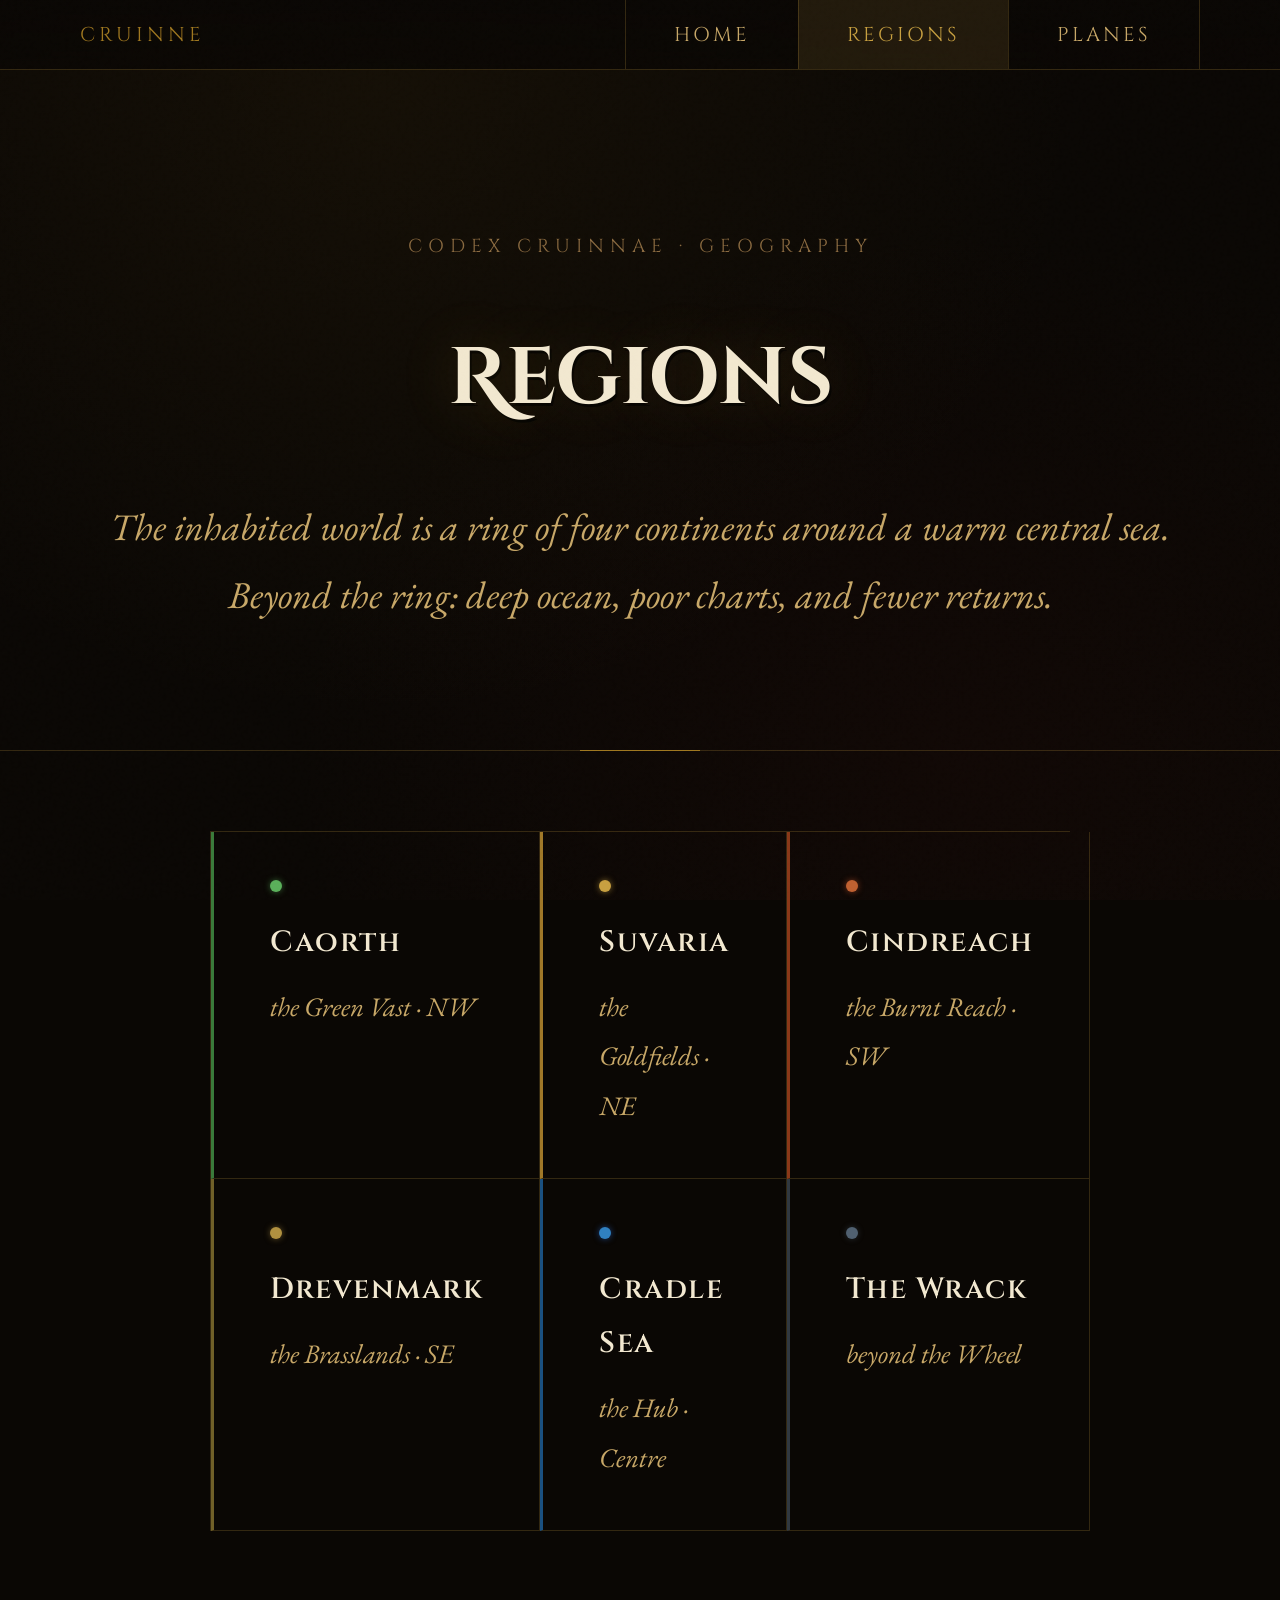
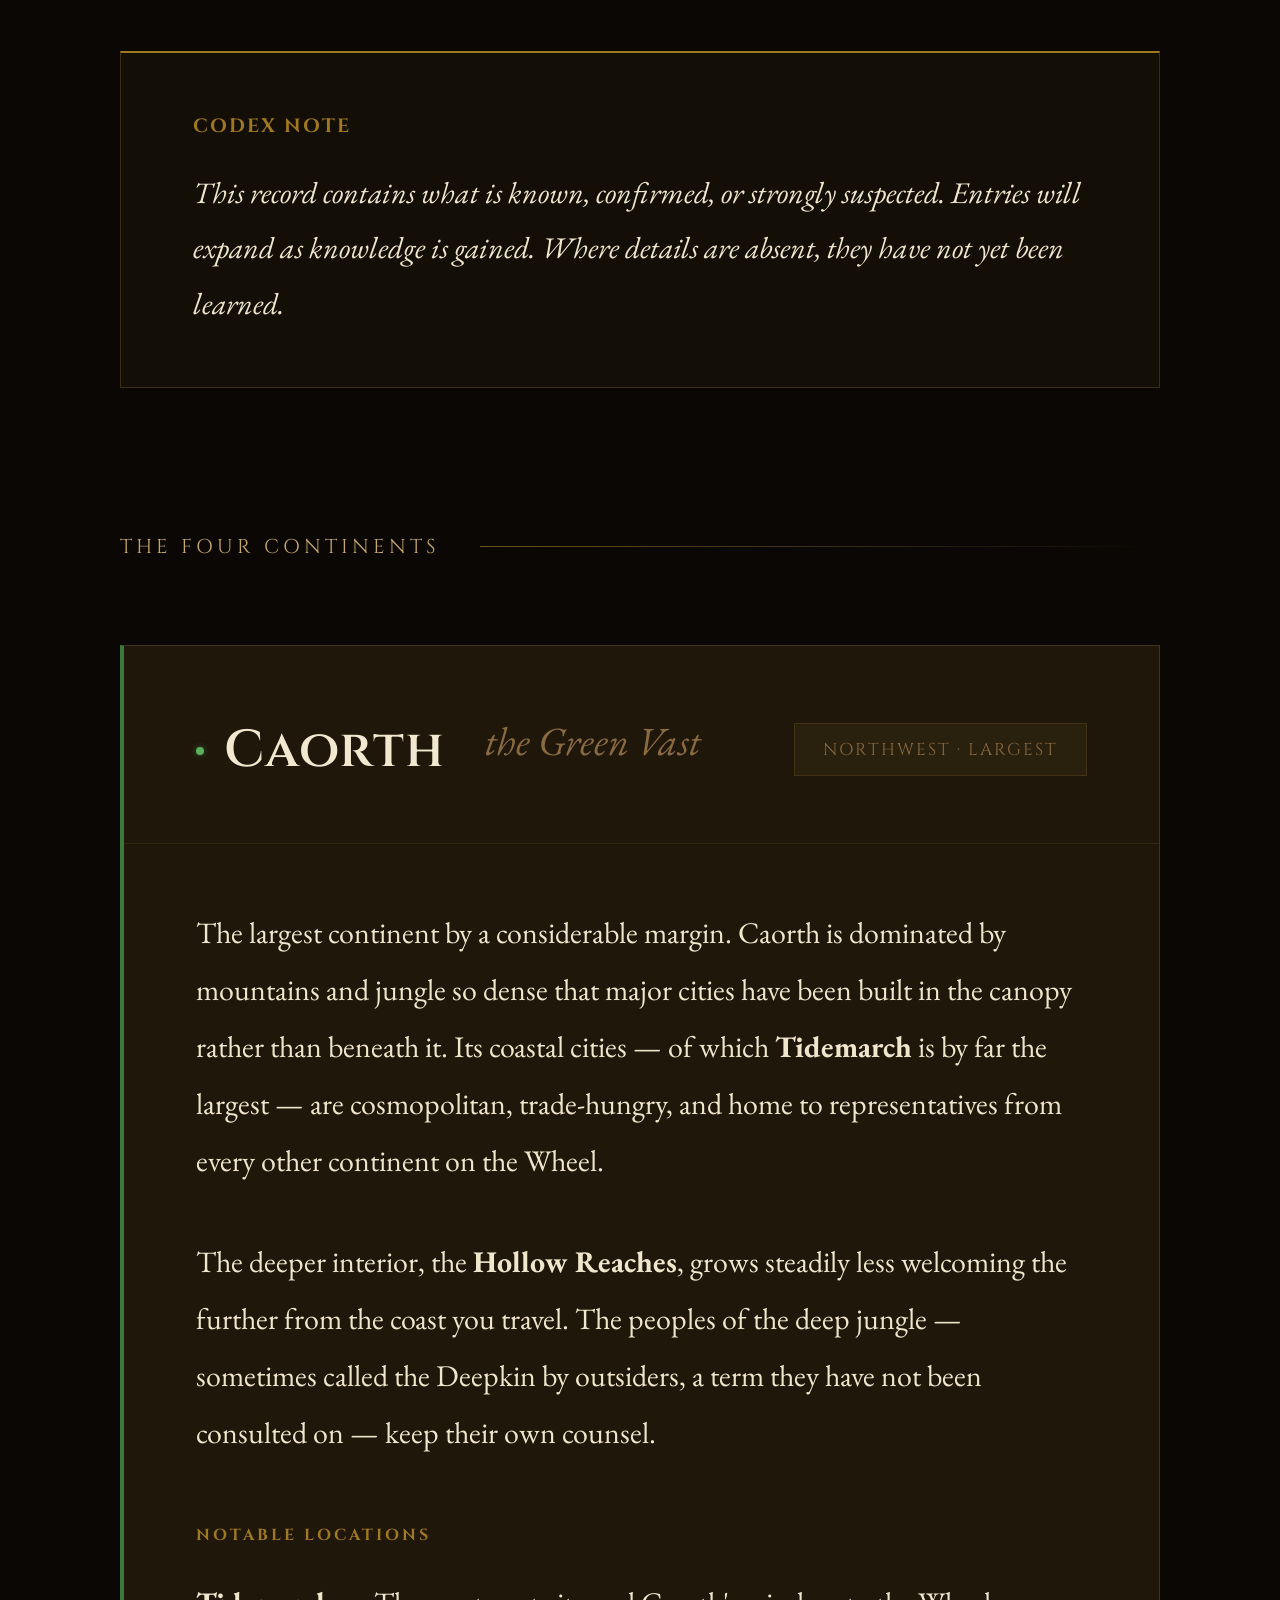
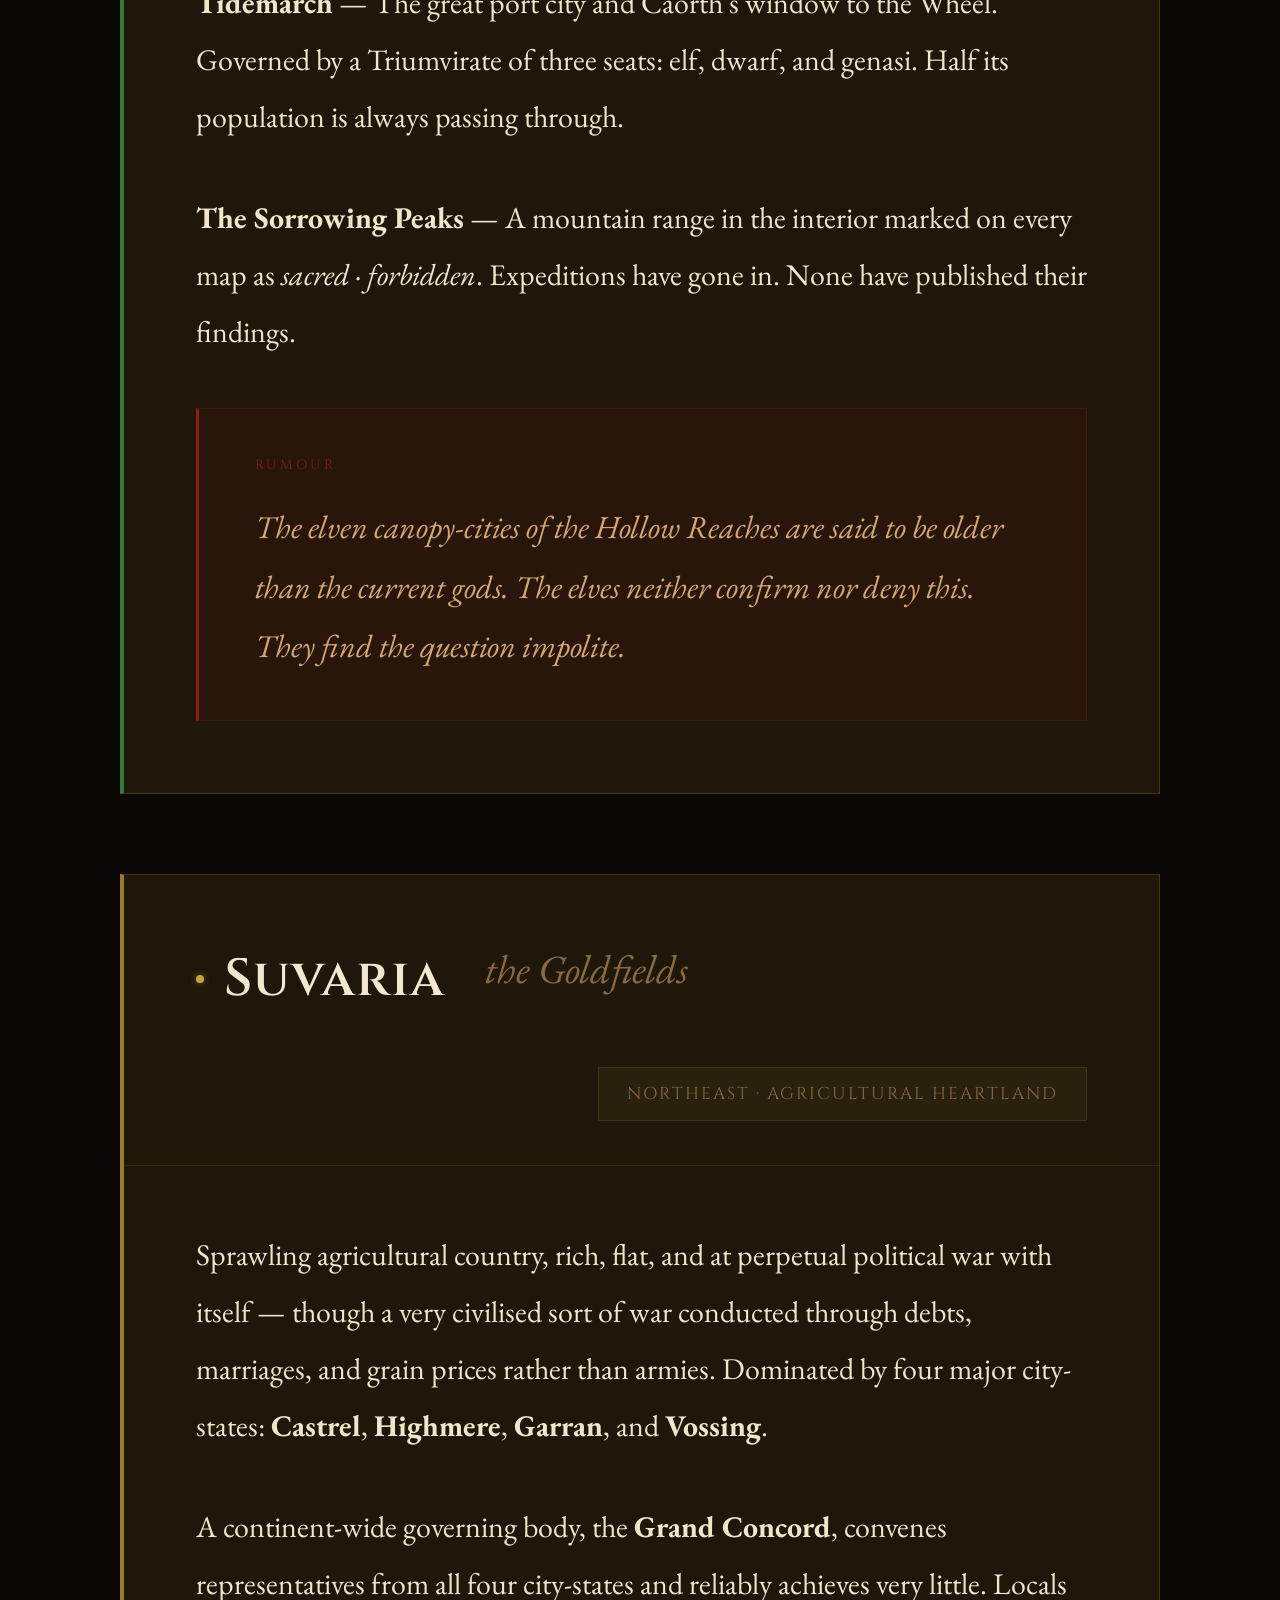
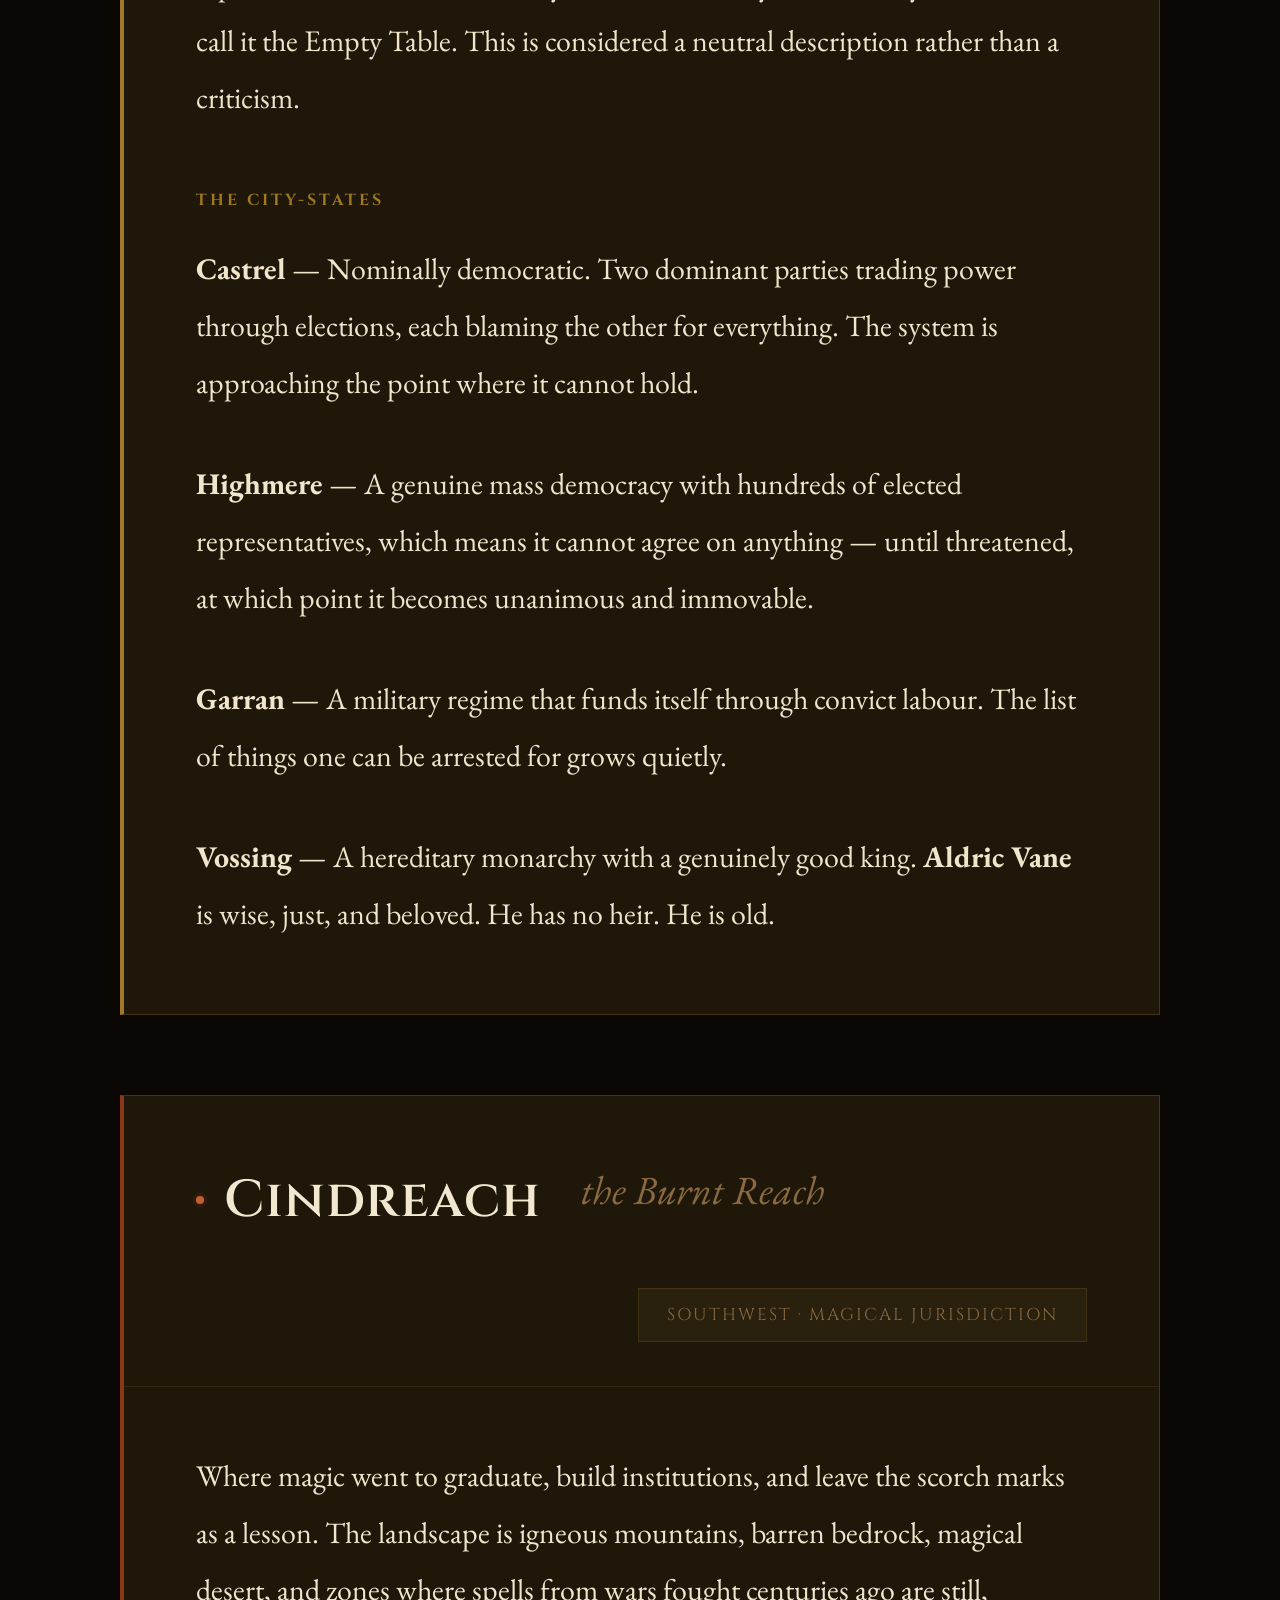
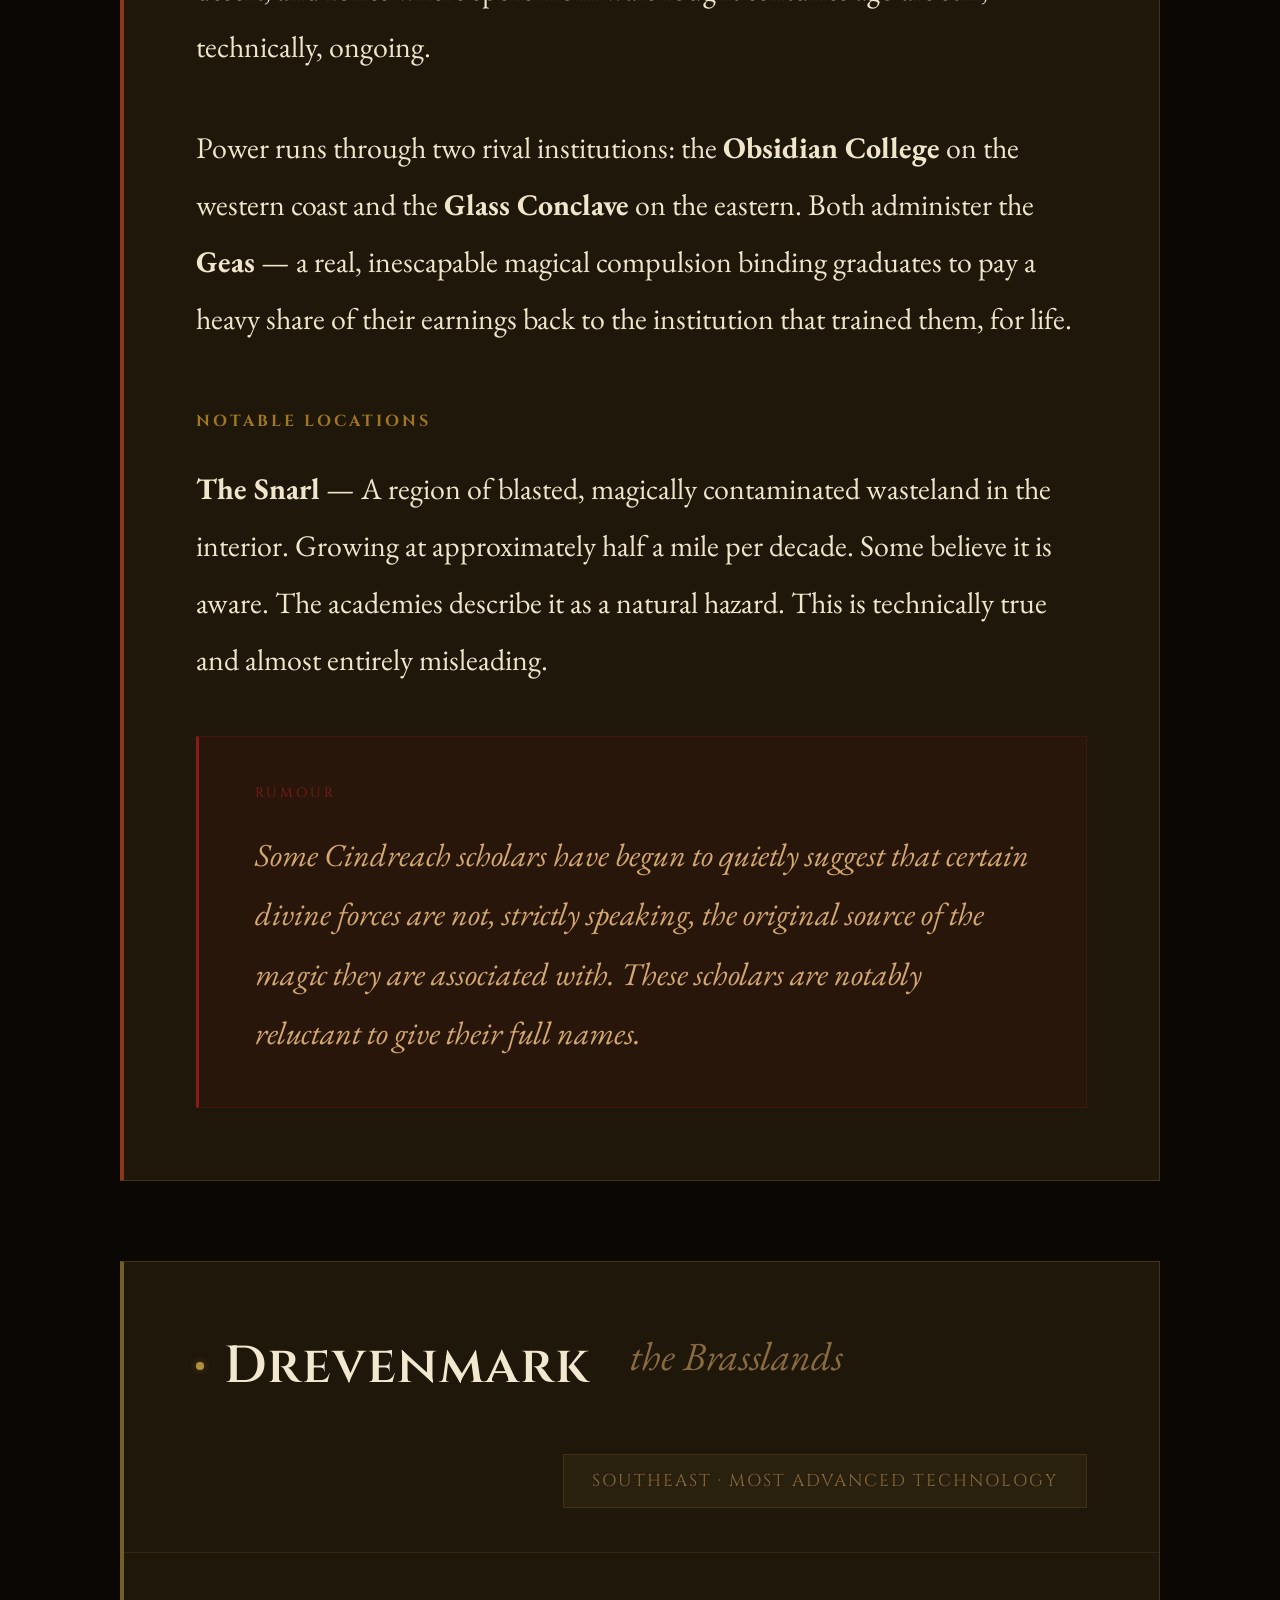
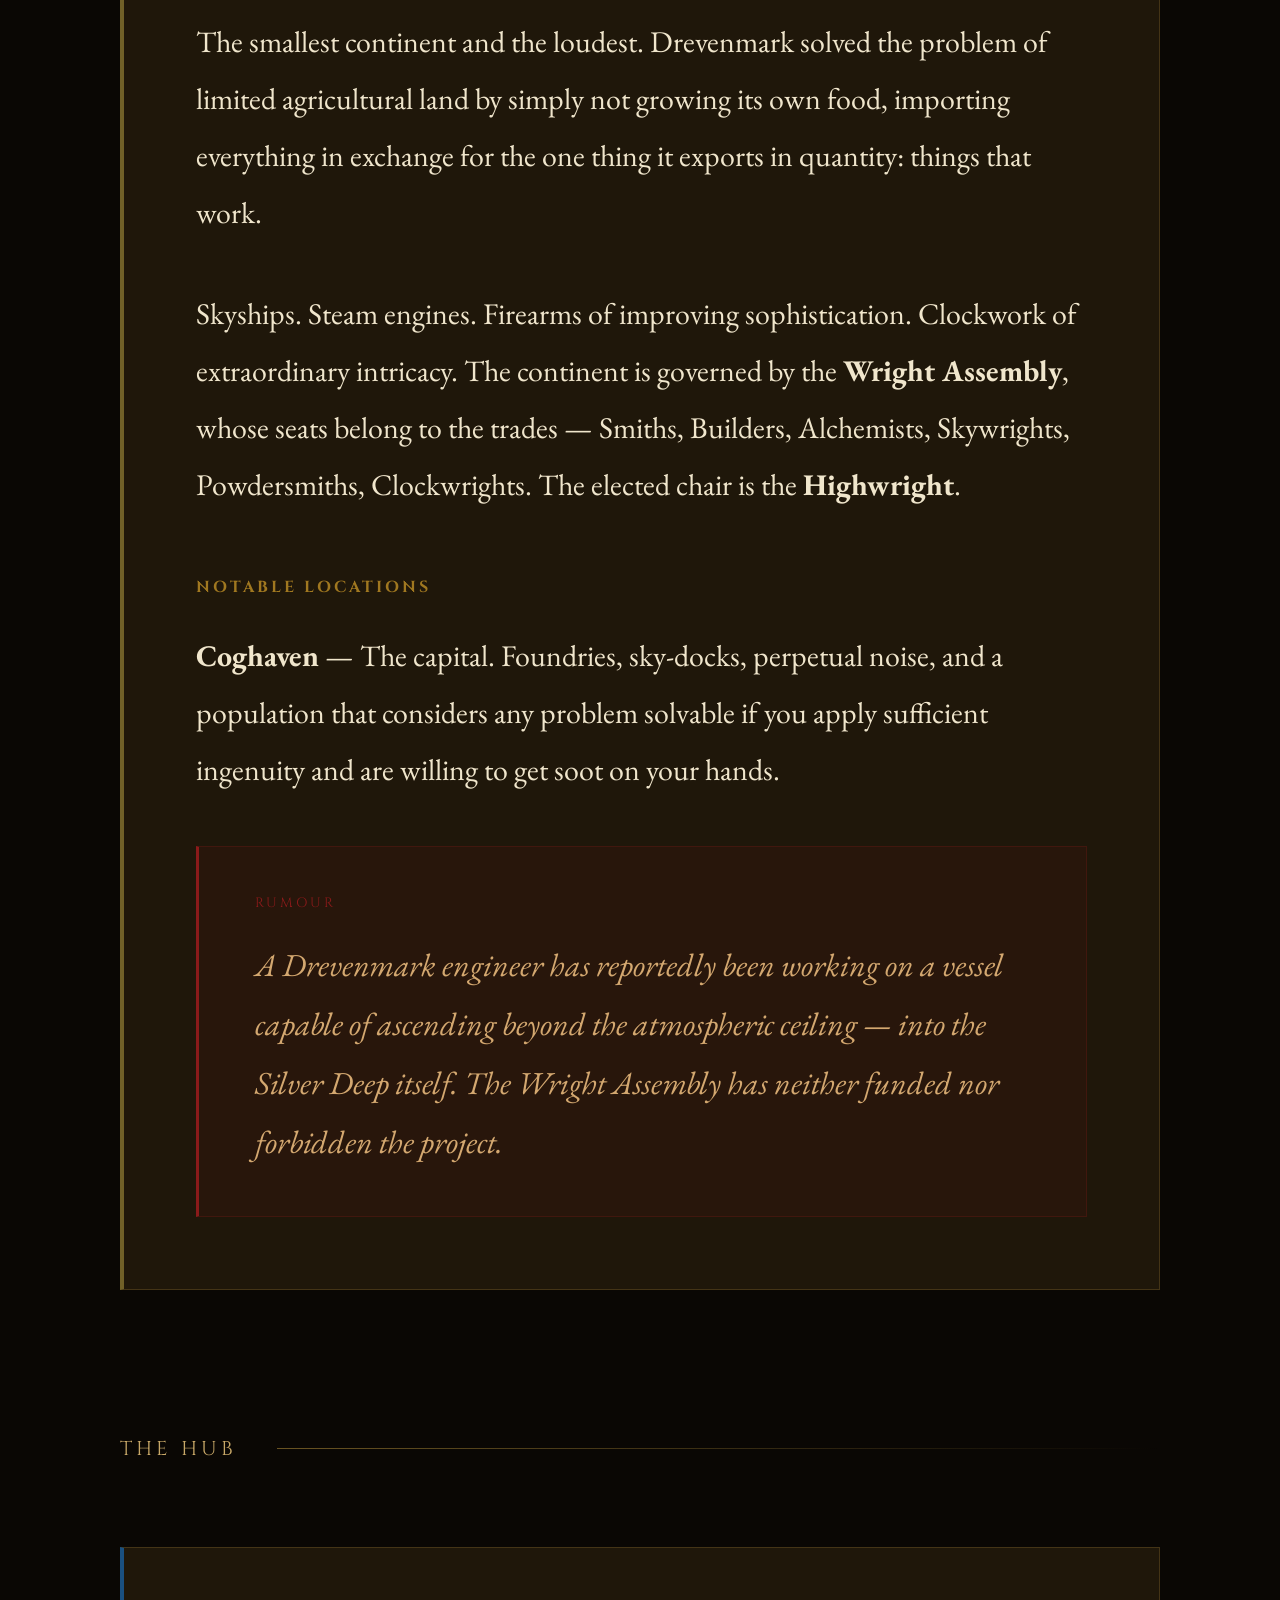
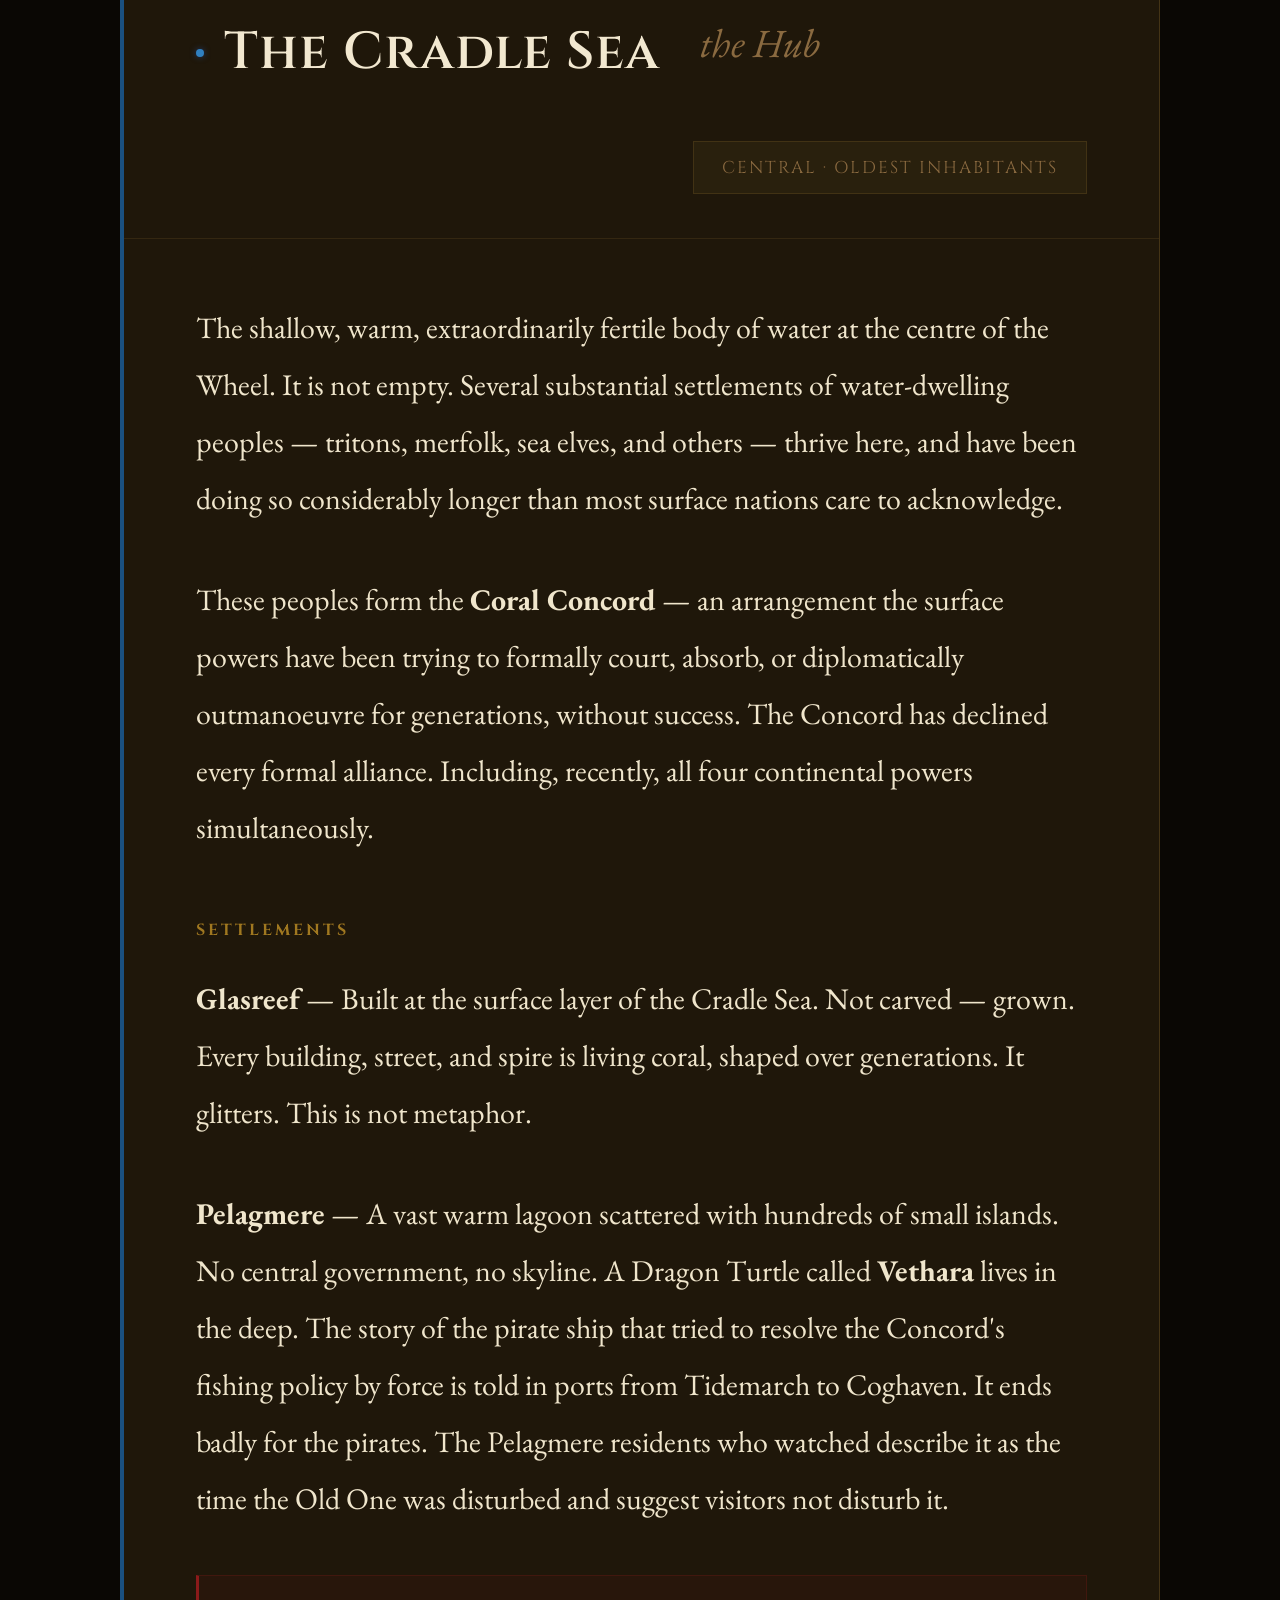
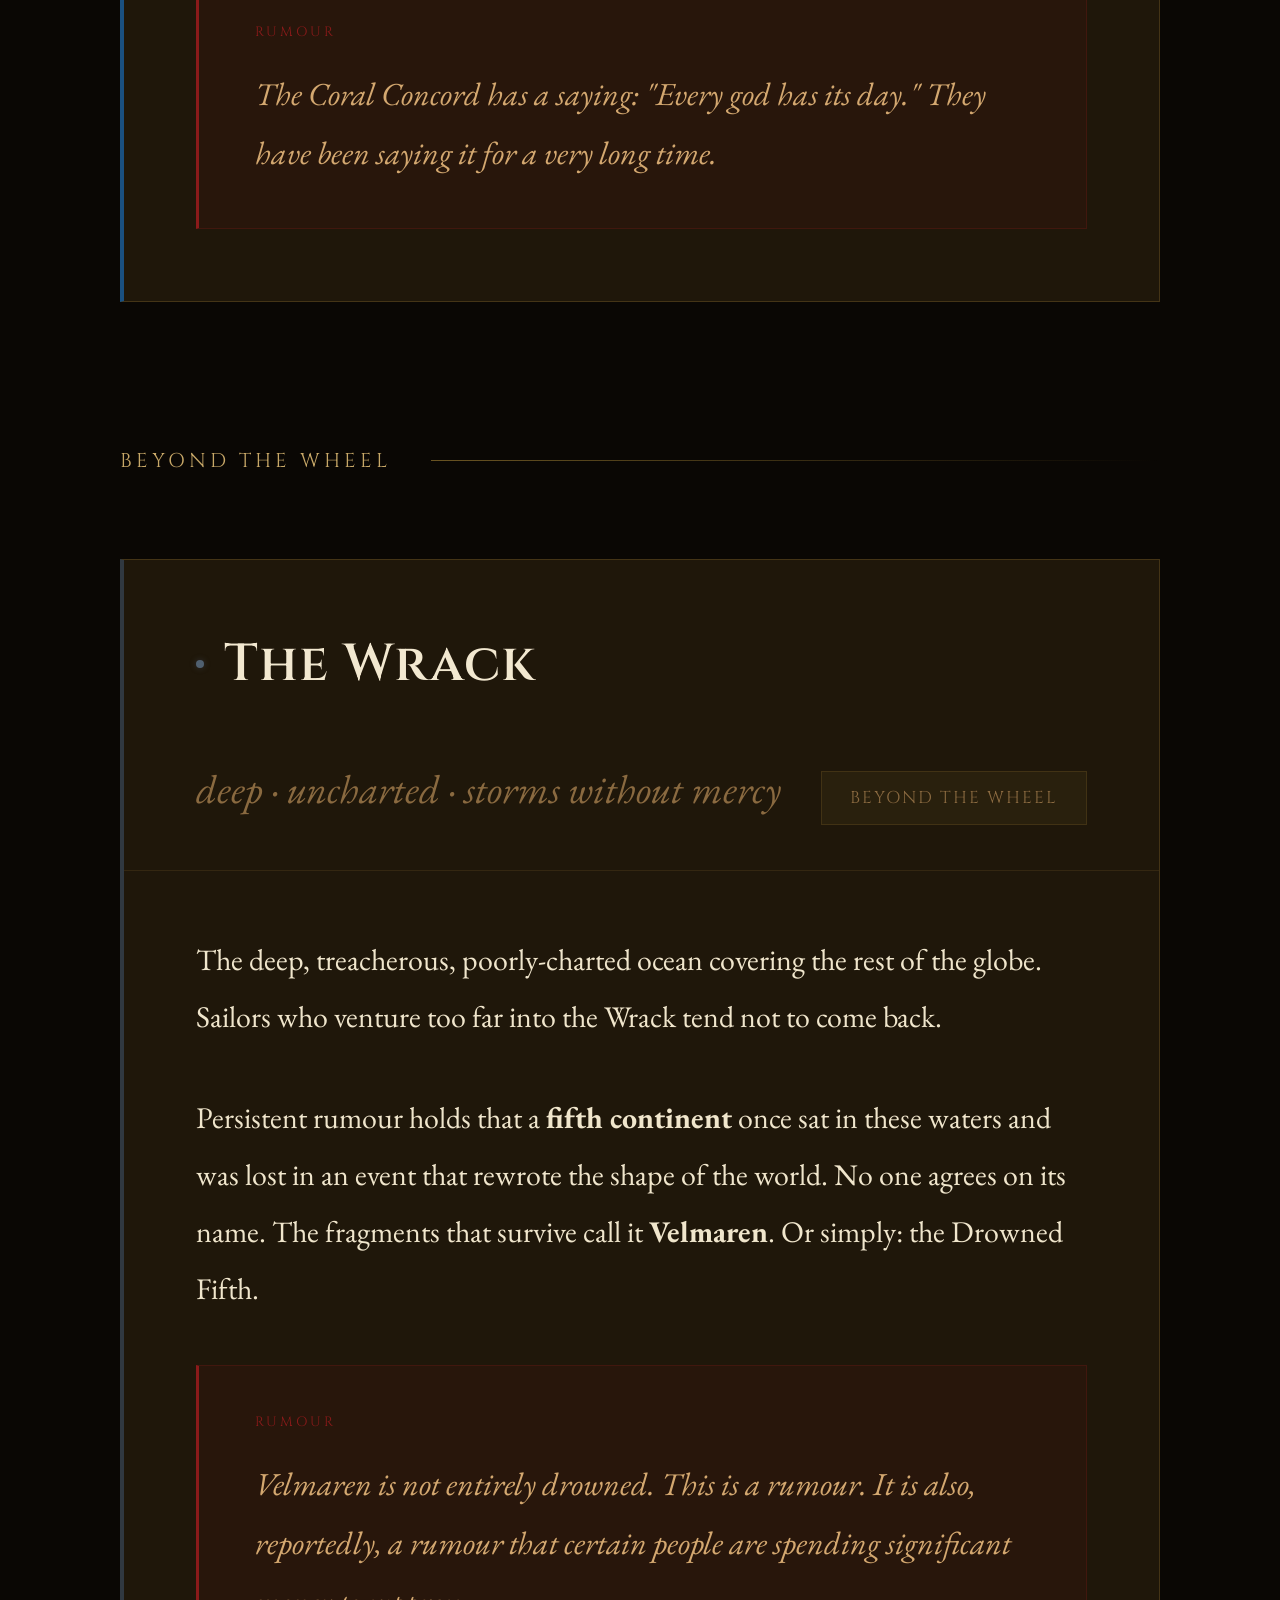
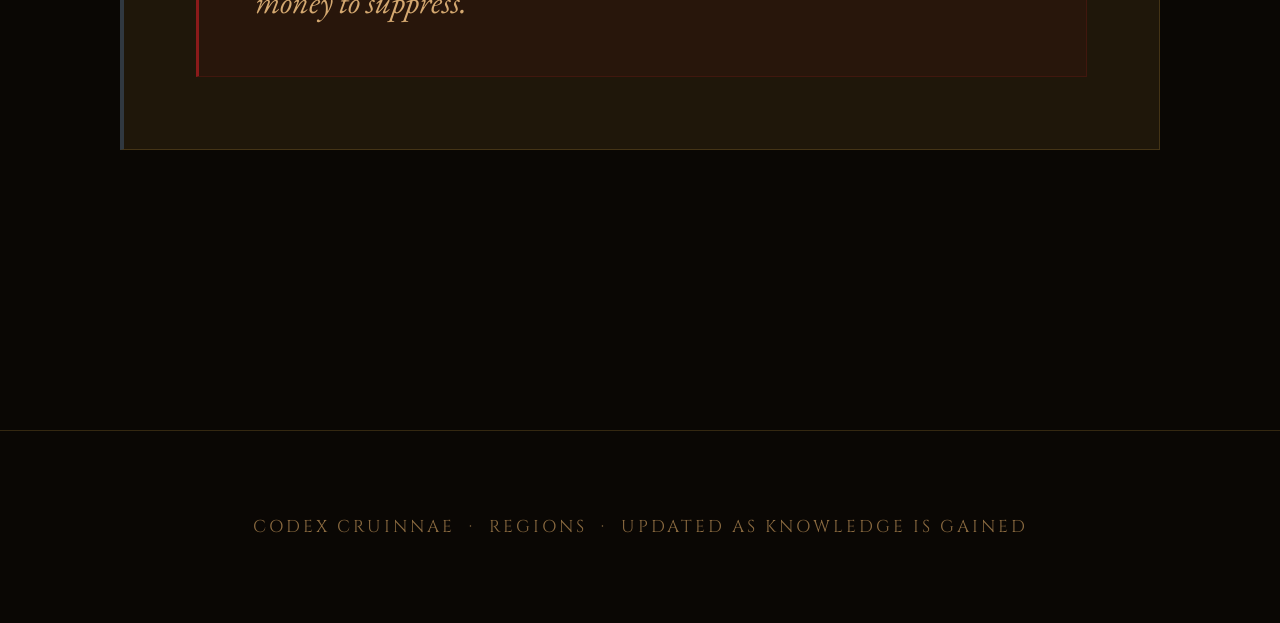
<file: regions.html>
<!DOCTYPE html>
<html lang="en">
<head>
  <meta charset="UTF-8">
  <meta name="viewport" content="width=device-width, initial-scale=1.0">
  <title>Regions — Cruinne</title>
  <link rel="stylesheet" href="style.css">
  <style>
    /* Region overview pip grid */
    .wheel-diagram-removed { display: none; }

    .region-overview {
      display: grid;
      grid-template-columns: repeat(3, 1fr);
      gap: 0;
      border-top: 1px solid var(--border);
      border-left: 1px solid var(--border);
      max-width: 860px;
      margin: 2rem auto 0;
      opacity: 0;
      animation: revealFade 0.8s ease 0.6s forwards;
    }

    .region-pip {
      display: flex;
      flex-direction: column;
      gap: 0.3rem;
      padding: 1.2rem 1.4rem;
      border-right: 1px solid var(--border);
      border-bottom: 1px solid var(--border);
      text-decoration: none;
      transition: background 0.2s;
      position: relative;
    }
    .region-pip:hover { background: rgba(200,160,64,0.04); }

    .pip-dot {
      width: 12px; height: 12px;
      border-radius: 50%;
      display: block;
      margin-bottom: 0.3rem;
    }
    .pip-name {
      font-family: var(--font-heading);
      font-size: 0.73rem;
      font-weight: 600;
      letter-spacing: 1.5px;
      color: var(--parchment);
    }
    .pip-sub {
      font-family: var(--font-body);
      font-style: italic;
      font-size: 0.67rem;
      color: var(--text-secondary);
    }

    .caorth-pip    .pip-dot { background: #5ab05a; box-shadow: 0 0 6px rgba(80,160,80,0.6); }
    .suvaria-pip   .pip-dot { background: #c8a040; box-shadow: 0 0 6px rgba(200,160,64,0.6); }
    .cindreach-pip .pip-dot { background: #c06030; box-shadow: 0 0 6px rgba(192,80,40,0.6); }
    .drevenmark-pip .pip-dot{ background: #b09040; box-shadow: 0 0 6px rgba(160,130,60,0.6); }
    .cradle-pip    .pip-dot { background: #3080c0; box-shadow: 0 0 6px rgba(40,100,200,0.6); }
    .wrack-pip     .pip-dot { background: #506070; box-shadow: 0 0 6px rgba(80,100,120,0.4); }

    .caorth-pip    { border-left: 3px solid #3a7a3a; }
    .suvaria-pip   { border-left: 3px solid #a07828; }
    .cindreach-pip { border-left: 3px solid #8a3818; }
    .drevenmark-pip{ border-left: 3px solid #706028; }
    .cradle-pip    { border-left: 3px solid #1a5080; }
    .wrack-pip     { border-left: 3px solid #303840; }

    @media (max-width: 600px) {
      .region-overview { grid-template-columns: repeat(2, 1fr); }
    }

    /* colour-coded left border per region */
    .entry.caorth    { border-left-color: #3a7a3a; }
    .entry.suvaria   { border-left-color: #a07828; }
    .entry.cindreach { border-left-color: #8a3818; }
    .entry.drevenmark{ border-left-color: #706028; }
    .entry.cradle    { border-left-color: #1a5080; }
    .entry.wrack     { border-left-color: #303840; }

    .entry.caorth:hover    { border-left-color: #5ab05a; box-shadow: -2px 0 20px rgba(80,160,80,0.1); }
    .entry.suvaria:hover   { border-left-color: #c8a040; box-shadow: -2px 0 20px rgba(200,160,64,0.1); }
    .entry.cindreach:hover { border-left-color: #c06030; box-shadow: -2px 0 20px rgba(192,80,40,0.1); }
    .entry.drevenmark:hover{ border-left-color: #b09040; box-shadow: -2px 0 20px rgba(160,130,60,0.1); }
    .entry.cradle:hover    { border-left-color: #3080c0; box-shadow: -2px 0 20px rgba(40,100,200,0.1); }
    .entry.wrack:hover     { border-left-color: #506070; box-shadow: -2px 0 20px rgba(60,80,100,0.1); }

    .region-dot {
      display: inline-block;
      width: 8px; height: 8px;
      border-radius: 50%;
      margin-right: 0.5rem;
      vertical-align: middle;
      flex-shrink: 0;
    }
    .dot-caorth    { background: #5ab05a; box-shadow: 0 0 6px rgba(80,160,80,0.5); }
    .dot-suvaria   { background: #c8a040; box-shadow: 0 0 6px rgba(200,160,64,0.5); }
    .dot-cindreach { background: #c06030; box-shadow: 0 0 6px rgba(192,80,40,0.5); }
    .dot-drevenmark{ background: #b09040; box-shadow: 0 0 6px rgba(160,130,60,0.5); }
    .dot-cradle    { background: #3080c0; box-shadow: 0 0 6px rgba(40,100,200,0.5); }
    .dot-wrack     { background: #506070; box-shadow: 0 0 6px rgba(80,100,120,0.4); }

    .entry-name-row {
      display: flex;
      align-items: center;
    }
  </style>
</head>
<body>

<!-- NAVIGATION -->
<nav>
  <a class="nav-brand" href="index.html">Cruinne</a>
  <ul class="nav-links">
    <li><a href="index.html">Home</a></li>
    <li><a href="regions.html" class="active">Regions</a></li>
    <li><a href="planes.html">Planes</a></li>
  </ul>
</nav>

<div class="page">

  <!-- PAGE HERO -->
  <div class="page-hero">
    <div class="page-label">Codex Cruinnae · Geography</div>
    <h1 class="page-title">Regions</h1>
    <p class="page-intro">The inhabited world is a ring of four continents around a warm central sea. Beyond the ring: deep ocean, poor charts, and fewer returns.</p>
  </div>

  <!-- REGION OVERVIEW GRID -->
  <div class="region-overview">
    <a class="region-pip caorth-pip" href="#caorth">
      <span class="pip-dot"></span>
      <span class="pip-name">Caorth</span>
      <span class="pip-sub">the Green Vast · NW</span>
    </a>
    <a class="region-pip suvaria-pip" href="#suvaria">
      <span class="pip-dot"></span>
      <span class="pip-name">Suvaria</span>
      <span class="pip-sub">the Goldfields · NE</span>
    </a>
    <a class="region-pip cindreach-pip" href="#cindreach">
      <span class="pip-dot"></span>
      <span class="pip-name">Cindreach</span>
      <span class="pip-sub">the Burnt Reach · SW</span>
    </a>
    <a class="region-pip drevenmark-pip" href="#drevenmark">
      <span class="pip-dot"></span>
      <span class="pip-name">Drevenmark</span>
      <span class="pip-sub">the Brasslands · SE</span>
    </a>
    <a class="region-pip cradle-pip" href="#cradle">
      <span class="pip-dot"></span>
      <span class="pip-name">Cradle Sea</span>
      <span class="pip-sub">the Hub · Centre</span>
    </a>
    <a class="region-pip wrack-pip" href="#wrack">
      <span class="pip-dot"></span>
      <span class="pip-name">The Wrack</span>
      <span class="pip-sub">beyond the Wheel</span>
    </a>
  </div>

  <!-- DUMMY ANCHOR (swallows old diagram div open tag) -->
  <div class="wheel-diagram-removed">
  </div><!-- end wheel-diagram-removed -->

  <!-- CONTENT -->
  <div class="content">

    <div class="codex-note">
      <strong>Codex Note</strong>
      This record contains what is known, confirmed, or strongly suspected. Entries will expand as knowledge is gained. Where details are absent, they have not yet been learned.
    </div>

    <!-- THE WHEEL -->
    <div class="section-divider" id="sd1">
      <span class="section-divider-label">The Four Continents</span>
      <div class="section-divider-line"></div>
    </div>

    <!-- CAORTH -->
    <div class="entry caorth" id="caorth" data-reveal>
      <div class="entry-header">
        <div class="entry-name-row">
          <span class="region-dot dot-caorth"></span>
          <span class="entry-name">Caorth</span>
        </div>
        <span class="entry-epithet">the Green Vast</span>
        <span class="entry-tag">Northwest · Largest</span>
      </div>
      <div class="entry-body">
        <p>The largest continent by a considerable margin. Caorth is dominated by mountains and jungle so dense that major cities have been built in the canopy rather than beneath it. Its coastal cities — of which <strong>Tidemarch</strong> is by far the largest — are cosmopolitan, trade-hungry, and home to representatives from every other continent on the Wheel.</p>
        <p>The deeper interior, the <strong>Hollow Reaches</strong>, grows steadily less welcoming the further from the coast you travel. The peoples of the deep jungle — sometimes called the Deepkin by outsiders, a term they have not been consulted on — keep their own counsel.</p>
        <h4>Notable Locations</h4>
        <p><strong>Tidemarch</strong> — The great port city and Caorth's window to the Wheel. Governed by a Triumvirate of three seats: elf, dwarf, and genasi. Half its population is always passing through.</p>
        <p><strong>The Sorrowing Peaks</strong> — A mountain range in the interior marked on every map as <em>sacred · forbidden</em>. Expeditions have gone in. None have published their findings.</p>
        <div class="rumour-box">
          The elven canopy-cities of the Hollow Reaches are said to be older than the current gods. The elves neither confirm nor deny this. They find the question impolite.
        </div>
      </div>
    </div>

    <!-- SUVARIA -->
    <div class="entry suvaria" id="suvaria" data-reveal>
      <div class="entry-header">
        <div class="entry-name-row">
          <span class="region-dot dot-suvaria"></span>
          <span class="entry-name">Suvaria</span>
        </div>
        <span class="entry-epithet">the Goldfields</span>
        <span class="entry-tag">Northeast · Agricultural Heartland</span>
      </div>
      <div class="entry-body">
        <p>Sprawling agricultural country, rich, flat, and at perpetual political war with itself — though a very civilised sort of war conducted through debts, marriages, and grain prices rather than armies. Dominated by four major city-states: <strong>Castrel</strong>, <strong>Highmere</strong>, <strong>Garran</strong>, and <strong>Vossing</strong>.</p>
        <p>A continent-wide governing body, the <strong>Grand Concord</strong>, convenes representatives from all four city-states and reliably achieves very little. Locals call it the Empty Table. This is considered a neutral description rather than a criticism.</p>
        <h4>The City-States</h4>
        <p><strong>Castrel</strong> — Nominally democratic. Two dominant parties trading power through elections, each blaming the other for everything. The system is approaching the point where it cannot hold.</p>
        <p><strong>Highmere</strong> — A genuine mass democracy with hundreds of elected representatives, which means it cannot agree on anything — until threatened, at which point it becomes unanimous and immovable.</p>
        <p><strong>Garran</strong> — A military regime that funds itself through convict labour. The list of things one can be arrested for grows quietly.</p>
        <p><strong>Vossing</strong> — A hereditary monarchy with a genuinely good king. <strong>Aldric Vane</strong> is wise, just, and beloved. He has no heir. He is old.</p>
      </div>
    </div>

    <!-- CINDREACH -->
    <div class="entry cindreach" id="cindreach" data-reveal>
      <div class="entry-header">
        <div class="entry-name-row">
          <span class="region-dot dot-cindreach"></span>
          <span class="entry-name">Cindreach</span>
        </div>
        <span class="entry-epithet">the Burnt Reach</span>
        <span class="entry-tag">Southwest · Magical Jurisdiction</span>
      </div>
      <div class="entry-body">
        <p>Where magic went to graduate, build institutions, and leave the scorch marks as a lesson. The landscape is igneous mountains, barren bedrock, magical desert, and zones where spells from wars fought centuries ago are still, technically, ongoing.</p>
        <p>Power runs through two rival institutions: the <strong>Obsidian College</strong> on the western coast and the <strong>Glass Conclave</strong> on the eastern. Both administer the <strong>Geas</strong> — a real, inescapable magical compulsion binding graduates to pay a heavy share of their earnings back to the institution that trained them, for life.</p>
        <h4>Notable Locations</h4>
        <p><strong>The Snarl</strong> — A region of blasted, magically contaminated wasteland in the interior. Growing at approximately half a mile per decade. Some believe it is aware. The academies describe it as a natural hazard. This is technically true and almost entirely misleading.</p>
        <div class="rumour-box">
          Some Cindreach scholars have begun to quietly suggest that certain divine forces are not, strictly speaking, the original source of the magic they are associated with. These scholars are notably reluctant to give their full names.
        </div>
      </div>
    </div>

    <!-- DREVENMARK -->
    <div class="entry drevenmark" id="drevenmark" data-reveal>
      <div class="entry-header">
        <div class="entry-name-row">
          <span class="region-dot dot-drevenmark"></span>
          <span class="entry-name">Drevenmark</span>
        </div>
        <span class="entry-epithet">the Brasslands</span>
        <span class="entry-tag">Southeast · Most Advanced Technology</span>
      </div>
      <div class="entry-body">
        <p>The smallest continent and the loudest. Drevenmark solved the problem of limited agricultural land by simply not growing its own food, importing everything in exchange for the one thing it exports in quantity: things that work.</p>
        <p>Skyships. Steam engines. Firearms of improving sophistication. Clockwork of extraordinary intricacy. The continent is governed by the <strong>Wright Assembly</strong>, whose seats belong to the trades — Smiths, Builders, Alchemists, Skywrights, Powdersmiths, Clockwrights. The elected chair is the <strong>Highwright</strong>.</p>
        <h4>Notable Locations</h4>
        <p><strong>Coghaven</strong> — The capital. Foundries, sky-docks, perpetual noise, and a population that considers any problem solvable if you apply sufficient ingenuity and are willing to get soot on your hands.</p>
        <div class="rumour-box">
          A Drevenmark engineer has reportedly been working on a vessel capable of ascending beyond the atmospheric ceiling — into the Silver Deep itself. The Wright Assembly has neither funded nor forbidden the project.
        </div>
      </div>
    </div>

    <!-- CRADLE SEA -->
    <div class="section-divider" id="sd2">
      <span class="section-divider-label">The Hub</span>
      <div class="section-divider-line"></div>
    </div>

    <div class="entry cradle" id="cradle" data-reveal>
      <div class="entry-header">
        <div class="entry-name-row">
          <span class="region-dot dot-cradle"></span>
          <span class="entry-name">The Cradle Sea</span>
        </div>
        <span class="entry-epithet">the Hub</span>
        <span class="entry-tag">Central · Oldest Inhabitants</span>
      </div>
      <div class="entry-body">
        <p>The shallow, warm, extraordinarily fertile body of water at the centre of the Wheel. It is not empty. Several substantial settlements of water-dwelling peoples — tritons, merfolk, sea elves, and others — thrive here, and have been doing so considerably longer than most surface nations care to acknowledge.</p>
        <p>These peoples form the <strong>Coral Concord</strong> — an arrangement the surface powers have been trying to formally court, absorb, or diplomatically outmanoeuvre for generations, without success. The Concord has declined every formal alliance. Including, recently, all four continental powers simultaneously.</p>
        <h4>Settlements</h4>
        <p><strong>Glasreef</strong> — Built at the surface layer of the Cradle Sea. Not carved — grown. Every building, street, and spire is living coral, shaped over generations. It glitters. This is not metaphor.</p>
        <p><strong>Pelagmere</strong> — A vast warm lagoon scattered with hundreds of small islands. No central government, no skyline. A Dragon Turtle called <strong>Vethara</strong> lives in the deep. The story of the pirate ship that tried to resolve the Concord's fishing policy by force is told in ports from Tidemarch to Coghaven. It ends badly for the pirates. The Pelagmere residents who watched describe it as the time the Old One was disturbed and suggest visitors not disturb it.</p>
        <div class="rumour-box">
          The Coral Concord has a saying: <em>"Every god has its day."</em> They have been saying it for a very long time.
        </div>
      </div>
    </div>

    <!-- THE WRACK -->
    <div class="section-divider" id="sd3">
      <span class="section-divider-label">Beyond the Wheel</span>
      <div class="section-divider-line"></div>
    </div>

    <div class="entry wrack" id="wrack" data-reveal>
      <div class="entry-header">
        <div class="entry-name-row">
          <span class="region-dot dot-wrack"></span>
          <span class="entry-name">The Wrack</span>
        </div>
        <span class="entry-epithet">deep · uncharted · storms without mercy</span>
        <span class="entry-tag">Beyond the Wheel</span>
      </div>
      <div class="entry-body">
        <p>The deep, treacherous, poorly-charted ocean covering the rest of the globe. Sailors who venture too far into the Wrack tend not to come back.</p>
        <p>Persistent rumour holds that a <strong>fifth continent</strong> once sat in these waters and was lost in an event that rewrote the shape of the world. No one agrees on its name. The fragments that survive call it <strong>Velmaren</strong>. Or simply: the Drowned Fifth.</p>
        <div class="rumour-box">
          Velmaren is not entirely drowned. This is a rumour. It is also, reportedly, a rumour that certain people are spending significant money to suppress.
        </div>
      </div>
    </div>

  </div><!-- /content -->

  <footer>
    Codex Cruinnae &nbsp;·&nbsp; Regions &nbsp;·&nbsp; Updated as knowledge is gained
  </footer>
</div>

<script>
  // Scroll reveal
  const observer = new IntersectionObserver((entries) => {
    entries.forEach(e => {
      if (e.isIntersecting) {
        e.target.classList.add('visible');
        observer.unobserve(e.target);
      }
    });
  }, { threshold: 0.08 });

  document.querySelectorAll('[data-reveal], .section-divider').forEach((el, i) => {
    if (el.hasAttribute('data-reveal')) {
      el.style.transitionDelay = `${(i % 4) * 0.05}s`;
    }
    observer.observe(el);
  });
</script>

</body>
</html>
</file>
<file: style.css>
/* ═══════════════════════════════════════════════
   CRUINNE LORE CODEX — Shared Stylesheet
   ═══════════════════════════════════════════════ */

@import url('https://fonts.googleapis.com/css2?family=Cinzel+Decorative:wght@400;700&family=Cinzel:wght@400;600;700&family=EB+Garamond:ital,wght@0,400;0,500;0,600;1,400;1,500&display=swap');

/* ── RESET & ROOT ── */
*, *::before, *::after { margin: 0; padding: 0; box-sizing: border-box; }

:root {
  --ink:             #0a0704;
  --ink-surface:     #1a1208;
  --parchment:       #f2e8d0;
  --gold:            #c8a040;
  --gold-dim:        #a07820;
  --gold-ghost:      rgba(200,160,64,0.12);
  --ember:           #c04040;
  --ember-dim:       #8b1a1a;
  --text-primary:    #f0e6cc;
  --text-secondary:  #c8a868;
  --text-faint:      #8a6a40;
  --border:          rgba(200,160,64,0.22);
  --border-strong:   rgba(200,160,64,0.5);

  --font-display:  'Cinzel Decorative', serif;
  --font-heading:  'Cinzel', serif;
  --font-body:     'EB Garamond', Georgia, serif;

  --ease-out: cubic-bezier(0.16, 1, 0.3, 1);
}

html {
  font-size: 40px; /* 1rem = 40px. All rem values scale from here. */
  scroll-behavior: smooth;
}

body {
  background-color: var(--ink);
  background-image:
    radial-gradient(ellipse at 30% 10%, rgba(160,120,32,0.07) 0%, transparent 55%),
    radial-gradient(ellipse at 75% 85%, rgba(139,26,26,0.05) 0%, transparent 50%);
  background-attachment: fixed;
  color: var(--text-primary);
  font-family: var(--font-body);
  font-size: 1rem;     /* 40px */
  line-height: 1.85;
  min-height: 100vh;
}

/* Grain overlay */
body::before {
  content: '';
  position: fixed;
  inset: 0;
  background-image: url("data:image/svg+xml,%3Csvg viewBox='0 0 256 256' xmlns='http://www.w3.org/2000/svg'%3E%3Cfilter id='noise'%3E%3CfeTurbulence type='fractalNoise' baseFrequency='0.9' numOctaves='4' stitchTiles='stitch'/%3E%3C/filter%3E%3Crect width='100%25' height='100%25' filter='url(%23noise)' opacity='0.04'/%3E%3C/svg%3E");
  pointer-events: none;
  z-index: 9999;
  opacity: 0.4;
}

/* ── NAVIGATION ── */
nav {
  position: fixed;
  top: 0; left: 0; right: 0;
  z-index: 100;
  background: linear-gradient(to bottom, rgba(10,7,4,0.97), rgba(10,7,4,0.85));
  border-bottom: 1px solid var(--border);
  backdrop-filter: blur(8px);
  -webkit-backdrop-filter: blur(8px);
  padding: 0 2rem;
  height: 70px;
  display: flex;
  align-items: center;
  justify-content: space-between;
}

.nav-brand {
  font-family: var(--font-heading);
  font-size: 0.5rem;   /* 15px */
  letter-spacing: 4px;
  color: var(--gold-dim);
  text-transform: uppercase;
  text-decoration: none;
  transition: color 0.2s;
}
.nav-brand:hover { color: var(--gold); }

.nav-links {
  display: flex;
  align-items: center;
  gap: 0;
  list-style: none;
}

.nav-links a {
  font-family: var(--font-heading);
  font-size: 0.5rem;   /* 15px */
  letter-spacing: 3px;
  text-transform: uppercase;
  color: var(--text-secondary);
  text-decoration: none;
  padding: 0.4rem 1.2rem;
  border-left: 1px solid var(--border);
  transition: color 0.2s, background 0.2s;
  display: block;
}
.nav-links a:hover,
.nav-links a.active {
  color: var(--gold);
  background: var(--gold-ghost);
}
.nav-links li:last-child a { border-right: 1px solid var(--border); }

/* ── PAGE WRAPPER ── */
.page {
  padding-top: 70px;
  min-height: 100vh;
}

/* ── HERO (landing) ── */
.hero {
  display: flex;
  flex-direction: column;
  align-items: center;
  justify-content: center;
  min-height: calc(100vh - 70px);
  padding: 2rem 1rem;
  text-align: center;
  position: relative;
  overflow: hidden;
}

.hero::before {
  content: '';
  position: absolute;
  inset: 0;
  background:
    radial-gradient(ellipse 70% 50% at 50% 45%, rgba(160,120,32,0.08) 0%, transparent 70%),
    radial-gradient(ellipse 40% 30% at 50% 45%, rgba(200,160,64,0.05) 0%, transparent 60%);
  pointer-events: none;
}

.hero-ring {
  position: absolute;
  width: 600px; height: 600px;
  border-radius: 50%;
  border: 1px solid rgba(200,160,64,0.06);
  top: 50%; left: 50%;
  transform: translate(-50%, -50%);
  pointer-events: none;
}
.hero-ring::before {
  content: '';
  position: absolute;
  inset: 30px;
  border-radius: 50%;
  border: 1px solid rgba(200,160,64,0.04);
}

.hero-eyebrow {
  font-family: var(--font-heading);
  font-size: 0.47rem;    /* ~14px */
  letter-spacing: 6px;
  color: var(--text-faint);
  text-transform: uppercase;
  margin-bottom: 1.5rem;
  opacity: 0;
  animation: revealUp 0.8s var(--ease-out) 0.2s forwards;
}

.hero-title {
  font-family: var(--font-display);
  font-size: clamp(1.6rem, 3vw, 2.8rem);
  font-weight: 700;
  color: var(--parchment);
  line-height: 1.1;
  text-shadow:
    0 0 80px rgba(200,160,64,0.3),
    0 0 160px rgba(200,160,64,0.1),
    2px 4px 0 rgba(0,0,0,0.8);
  margin-bottom: 0.25rem;
  opacity: 0;
  animation: revealUp 1s var(--ease-out) 0.45s forwards;
}

.hero-subtitle {
  font-family: var(--font-body);
  font-style: italic;
  font-size: clamp(1.1rem, 2.5vw, 1.5rem);
  color: var(--text-secondary);
  margin-bottom: 1.1rem;
  opacity: 0;
  animation: revealUp 0.8s var(--ease-out) 0.7s forwards;
}

.hero-rule {
  width: 200px; height: 1px;
  background: linear-gradient(to right, transparent, var(--gold-dim), transparent);
  margin: 0 auto 1.5rem;
  opacity: 0;
  animation: revealFade 0.8s ease 0.9s forwards;
}

/* ── LORE CARDS ── */
.lore-cards {
  display: flex;
  gap: 1.5rem;
  flex-wrap: wrap;
  justify-content: center;
  opacity: 0;
  animation: revealUp 0.8s var(--ease-out) 1.1s forwards;
}

.lore-card {
  display: block;
  text-decoration: none;
  width: 600px;
  padding: 2rem 2.5rem 2.5rem;
  background: rgba(26,18,8,0.8);
  border: 1px solid var(--border);
  border-top: 2px solid var(--gold-dim);
  position: relative;
  overflow: hidden;
  transition: border-color 0.3s, transform 0.3s var(--ease-out), box-shadow 0.3s;
}
.lore-card::before {
  content: '';
  position: absolute;
  inset: 0;
  background: linear-gradient(135deg, var(--gold-ghost) 0%, transparent 60%);
  opacity: 0;
  transition: opacity 0.3s;
}
.lore-card:hover {
  border-color: var(--gold);
  border-top-color: var(--gold);
  transform: translateY(-4px);
  box-shadow: 0 8px 40px rgba(200,160,64,0.12);
}
.lore-card:hover::before { opacity: 1; }

.lore-card-glyph {
  font-size: 2rem;
  color: var(--gold-dim);
  margin-bottom: 1rem;
  display: block;
  transition: color 0.3s;
}
.lore-card:hover .lore-card-glyph { color: var(--gold); }

.lore-card-title {
  font-family: var(--font-heading);
  font-size: 0.57rem;    /* 17px */
  letter-spacing: 3px;
  text-transform: uppercase;
  color: var(--parchment);
  margin-bottom: 0.6rem;
  display: block;
}

.lore-card-desc {
  font-family: var(--font-body);
  font-size: 1rem;       /* 20px */
  color: var(--text-secondary);
  line-height: 1.6;
}

.lore-card-arrow {
  position: absolute;
  bottom: 1rem; right: 1.2rem;
  font-family: var(--font-heading);
  font-size: 0.43rem;
  letter-spacing: 2px;
  color: var(--text-faint);
  text-transform: uppercase;
  transition: color 0.3s, right 0.3s;
}
.lore-card:hover .lore-card-arrow { color: var(--gold-dim); right: 0.9rem; }

/* ── INNER PAGE HERO ── */
.page-hero {
  padding: 4rem 2rem 3rem;
  text-align: center;
  position: relative;
  border-bottom: 1px solid var(--border);
}
.page-hero::after {
  content: '';
  position: absolute;
  bottom: -1px; left: 50%;
  transform: translateX(-50%);
  width: 120px; height: 1px;
  background: var(--gold-dim);
}

.page-label {
  font-family: var(--font-heading);
  font-size: 0.47rem;    /* ~14px */
  letter-spacing: 6px;
  color: var(--text-faint);
  text-transform: uppercase;
  margin-bottom: 1rem;
  opacity: 0;
  animation: revealUp 0.6s var(--ease-out) 0.1s forwards;
}

.page-title {
  font-family: var(--font-display);
  font-size: clamp(2rem, 4vw, 3.2rem);
  color: var(--parchment);
  text-shadow: 0 0 60px rgba(200,160,64,0.2), 2px 3px 0 rgba(0,0,0,0.8);
  margin-bottom: 1rem;
  opacity: 0;
  animation: revealUp 0.7s var(--ease-out) 0.25s forwards;
}

.page-intro {
  font-style: italic;
  color: var(--text-secondary);
  max-width: 1100px;
  margin: 0 auto;
  font-size: 0.95rem;    /* 38px — slightly smaller than body, italic intro */
  line-height: 1.8;
  opacity: 0;
  animation: revealUp 0.6s var(--ease-out) 0.4s forwards;
}

/* ── CONTENT AREA ── */
.content {
  max-width: 1400px;
  margin: 0 auto;
  padding: 3rem 3rem 5rem;
}

/* ── ENTRY BLOCKS ── */
.entry {
  border: 1px solid var(--border);
  border-left: 4px solid var(--gold-dim);
  margin-bottom: 2rem;
  background: rgba(36,26,12,0.85);
  opacity: 0;
  transform: translateY(12px);
  transition: opacity 0.6s ease, transform 0.6s var(--ease-out),
              border-color 0.25s, box-shadow 0.25s;
}
.entry.visible {
  opacity: 1;
  transform: translateY(0);
}
.entry:hover {
  border-left-color: var(--gold);
  box-shadow: -2px 0 20px rgba(200,160,64,0.08);
}

.entry-header {
  padding: 1.4rem 1.8rem 1.1rem;
  border-bottom: 1px solid rgba(200,160,64,0.12);
  display: flex;
  align-items: baseline;
  gap: 1rem;
  flex-wrap: wrap;
}

.entry-name {
  font-family: var(--font-heading);
  font-size: 1.3rem;     /* 26px */
  font-weight: 600;
  color: var(--parchment);
  flex-shrink: 0;
  letter-spacing: 1px;
}

.entry-epithet {
  font-style: italic;
  color: var(--text-faint);
  font-size: 1rem;       /* 20px */
}

.entry-tag {
  margin-left: auto;
  font-family: var(--font-heading);
  font-size: 0.43rem;    /* 13px */
  letter-spacing: 2px;
  color: var(--text-faint);
  text-transform: uppercase;
  background: rgba(200,160,64,0.06);
  border: 1px solid rgba(200,160,64,0.15);
  padding: 0.25rem 0.7rem;
  white-space: nowrap;
}

.entry-body {
  padding: 1.5rem 1.8rem 1.8rem;
}

.entry-body p {
  color: var(--text-primary);
  margin-bottom: 1.1rem;
  font-size: 0.75rem;     /* 30px */
  line-height: 1.9;
  text-align: left;
}
.entry-body p:last-child { margin-bottom: 0; }

.entry-body h4 {
  font-family: var(--font-heading);
  font-size: 0.40rem;    /* */
  letter-spacing: 3px;
  color: var(--gold-dim);
  text-transform: uppercase;
  margin: 1.5rem 0 0.6rem;
}

/* ── RUMOUR BOX ── */
.rumour-box {
  background: rgba(139,26,26,0.08);
  border: 1px solid rgba(139,26,26,0.25);
  border-left: 3px solid var(--ember-dim);
  padding: 1.1rem 1.4rem;
  margin-top: 1.2rem;
  font-size: .80rem;    /* 17px */
  font-style: italic;
  color: #d4a870;
}
.rumour-box::before {
  content: 'Rumour';
  display: block;
  font-family: var(--font-heading);
  font-style: normal;
  font-size: 0.34rem;    /* ~10.5px */
  letter-spacing: 3px;
  color: var(--ember-dim);
  text-transform: uppercase;
  margin-bottom: 0.5rem;
}

/* ── SECTION DIVIDER ── */
.section-divider {
  display: flex;
  align-items: center;
  gap: 1rem;
  margin: 3.5rem 0 2rem;
  opacity: 0;
  animation: revealFade 0.8s ease forwards;
}
.section-divider.visible { opacity: 1; }

.section-divider-label {
  font-family: var(--font-heading);
  font-size: 0.5rem;     /* 15px */
  letter-spacing: 4px;
  color: var(--text-secondary);
  text-transform: uppercase;
  white-space: nowrap;
}

.section-divider-line {
  flex: 1; height: 1px;
  background: linear-gradient(to right, var(--border-strong), transparent);
}

/* ── CODEX NOTE ── */
.codex-note {
  background: rgba(200,160,64,0.05);
  border: 1px solid var(--border);
  border-top: 2px solid var(--gold-dim);
  padding: 1.4rem 1.8rem;
  margin-bottom: 2.5rem;
  font-size: 0.75rem;    /* 16px */
  color: var(--text-primary);
  font-style: italic;
}
.codex-note strong {
  font-family: var(--font-heading);
  font-style: normal;
  font-size: 0.48rem;    /* ~14.4px */
  letter-spacing: 2px;
  color: var(--gold-dim);
  display: block;
  margin-bottom: 0.5rem;
  text-transform: uppercase;
}

/* ── FOOTER ── */
footer {
  border-top: 1px solid var(--border);
  padding: 2rem;
  text-align: center;
  font-family: var(--font-heading);
  font-size: 0.43rem;    /* 13px */
  letter-spacing: 3px;
  color: var(--text-faint);
  text-transform: uppercase;
}

/* ── ANIMATIONS ── */
@keyframes revealUp {
  from { opacity: 0; transform: translateY(16px); }
  to   { opacity: 1; transform: translateY(0); }
}
@keyframes revealFade {
  from { opacity: 0; }
  to   { opacity: 1; }
}

/* ── UTILITIES ── */
.ornament { color: var(--gold-dim); font-size: 0.8rem; letter-spacing: 6px; }

/* ── RESPONSIVE ── */
@media (max-width: 600px) {
  nav { padding: 0 1rem; }
  .nav-brand { display: none; }
  .nav-links a { padding: 0.4rem 0.8rem; letter-spacing: 2px; font-size: 0.68rem; }
  .hero { padding: 3rem 1.2rem; }
  .lore-card { width: 100%; max-width: 340px; }
  .content { padding: 2rem 1.2rem 4rem; }
  .entry-header { flex-direction: column; gap: 0.3rem; }
  .entry-tag { margin-left: 0; }
  .entry-body p { font-size: 1rem; }
}
</file>
